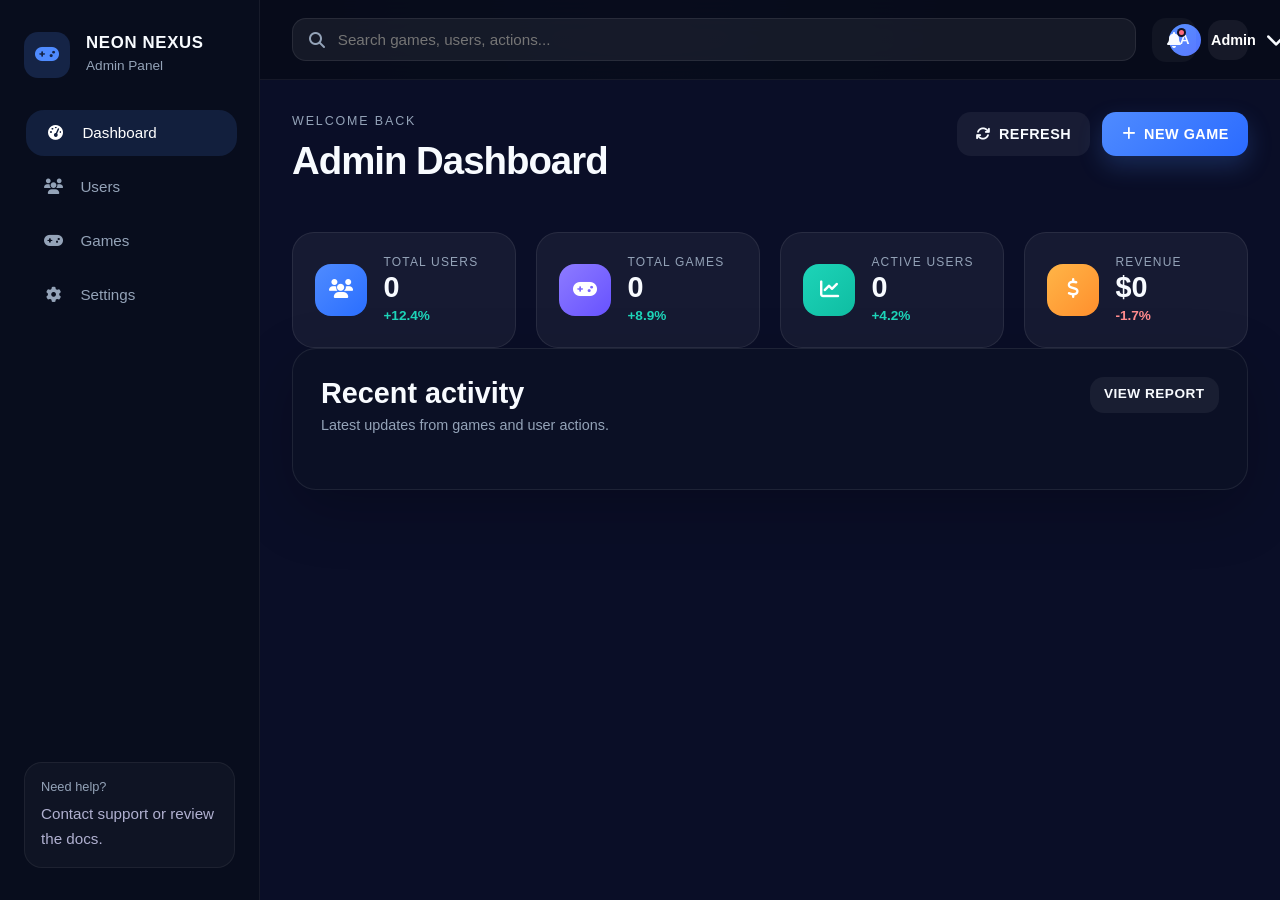
<file: dashboard.html>
<!doctype html>
<html lang="en">
  <head>
    <meta charset="UTF-8" />
    <meta name="viewport" content="width=device-width, initial-scale=1.0" />
    <title>Admin Dashboard - NEON NEXUS</title>
    <link rel="stylesheet" href="../styles/main.css" />
    <link rel="stylesheet" href="../styles/dashboard.css" />
    <link
      rel="stylesheet"
      href="https://cdnjs.cloudflare.com/ajax/libs/font-awesome/6.4.0/css/all.min.css"
    />
  </head>
  <body>
    <aside class="sidebar">
      <div class="sidebar-brand">
        <div class="brand-icon">
          <i class="fas fa-gamepad"></i>
        </div>
        <div>
          <h1>NEON NEXUS</h1>
          <p>Admin Panel</p>
        </div>
      </div>

      <nav class="sidebar-menu" aria-label="Main navigation">
        <button class="sidebar-link active" data-view="overview">
          <i class="fas fa-tachometer-alt"></i>
          <span>Dashboard</span>
        </button>
        <button class="sidebar-link" data-view="users">
          <i class="fas fa-users"></i>
          <span>Users</span>
        </button>
        <button class="sidebar-link" data-view="games">
          <i class="fas fa-gamepad"></i>
          <span>Games</span>
        </button>
        <button class="sidebar-link" data-view="settings">
          <i class="fas fa-cog"></i>
          <span>Settings</span>
        </button>
      </nav>

      <div class="sidebar-footer">
        <span class="sidebar-label">Need help?</span>
        <p>Contact support or review the docs.</p>
      </div>
    </aside>

    <div class="page-shell">
      <header class="topbar">
        <div class="topbar-search">
          <i class="fas fa-search"></i>
          <input
            type="search"
            id="globalSearch"
            placeholder="Search games, users, actions..."
          />
        </div>
        <div class="topbar-actions">
          <button class="icon-button">
            <i class="fas fa-bell"></i>
            <span class="badge-dot"></span>
          </button>
          <button class="profile-button" id="profileMenuButton">
            <span class="profile-avatar">A</span>
            <span class="profile-name">Admin</span>
            <i class="fas fa-chevron-down"></i>
          </button>
        </div>
      </header>

      <main class="main-content">
        <section class="page-header">
          <div>
            <p class="eyebrow">Welcome back</p>
            <h1>Admin Dashboard</h1>
          </div>
          <div class="header-actions">
            <button class="btn btn-secondary" id="refreshStatsBtn">
              <i class="fas fa-sync"></i> Refresh
            </button>
            <button class="btn btn-primary" id="openGameModalBtn">
              <i class="fas fa-plus"></i> New game
            </button>
          </div>
        </section>

        <section
          class="overview-panel dashboard-section"
          data-section="overview"
        >
          <div class="stats-grid">
            <article class="stat-card">
              <div class="stat-icon bg-blue">
                <i class="fas fa-users"></i>
              </div>
              <div>
                <span class="stat-label">Total Users</span>
                <h2 id="totalUsers">0</h2>
                <span class="stat-change positive">+12.4%</span>
              </div>
            </article>
            <article class="stat-card">
              <div class="stat-icon bg-purple">
                <i class="fas fa-gamepad"></i>
              </div>
              <div>
                <span class="stat-label">Total Games</span>
                <h2 id="totalGames">0</h2>
                <span class="stat-change positive">+8.9%</span>
              </div>
            </article>
            <article class="stat-card">
              <div class="stat-icon bg-green">
                <i class="fas fa-chart-line"></i>
              </div>
              <div>
                <span class="stat-label">Active Users</span>
                <h2 id="activeUsers">0</h2>
                <span class="stat-change positive">+4.2%</span>
              </div>
            </article>
            <article class="stat-card">
              <div class="stat-icon bg-orange">
                <i class="fas fa-dollar-sign"></i>
              </div>
              <div>
                <span class="stat-label">Revenue</span>
                <h2 id="totalRevenue">$0</h2>
                <span class="stat-change negative">-1.7%</span>
              </div>
            </article>
          </div>

          <div class="panel-card overview-card">
            <div class="panel-title">
              <div>
                <h2>Recent activity</h2>
                <p>Latest updates from games and user actions.</p>
              </div>
              <button class="btn btn-secondary small">View report</button>
            </div>
            <div class="activity-list" id="activityList"></div>
          </div>
        </section>

        <section class="dashboard-section hidden" data-section="games">
          <div class="section-toolbar">
            <div class="toolbar-group">
              <div class="input-group">
                <i class="fas fa-search"></i>
                <input
                  type="text"
                  id="gamesSearch"
                  placeholder="Search games"
                />
              </div>
              <div class="input-group">
                <select id="gamesFilter">
                  <option value="all">All statuses</option>
                  <option value="available">Available</option>
                  <option value="unavailable">Unavailable</option>
                </select>
              </div>
            </div>
            <button class="btn btn-primary" id="newGameBtn">
              <i class="fas fa-plus"></i> Add game
            </button>
          </div>

          <div class="panel-card table-panel">
            <div class="table-header">
              <div>
                <h2>Games catalog</h2>
                <p>Manage the game library and adjust availability.</p>
              </div>
              <span id="gamesCount" class="table-summary">0 games</span>
            </div>
            <div class="table-scroll">
              <table class="data-table">
                <thead>
                  <tr>
                    <th>Name</th>
                    <th>Category</th>
                    <th>Price</th>
                    <th>Status</th>
                    <th class="table-actions-column">Actions</th>
                  </tr>
                </thead>
                <tbody id="gamesTableBody"></tbody>
              </table>
            </div>
            <div class="pagination-row">
              <div class="pagination-info" id="gamesPaginationInfo"></div>
              <div class="pagination-controls" id="gamesPagination"></div>
            </div>
          </div>
        </section>

        <section class="dashboard-section hidden" data-section="users">
          <div class="section-toolbar">
            <div class="toolbar-group">
              <div class="input-group">
                <i class="fas fa-search"></i>
                <input
                  type="text"
                  id="usersSearch"
                  placeholder="Search users"
                />
              </div>
              <div class="input-group">
                <select id="usersFilter">
                  <option value="all">All roles</option>
                  <option value="admin">Admin</option>
                  <option value="member">Member</option>
                </select>
              </div>
            </div>
            <button class="btn btn-primary" id="newUserBtn">
              <i class="fas fa-plus"></i> Add user
            </button>
          </div>

          <div class="panel-card table-panel">
            <div class="table-header">
              <div>
                <h2>User list</h2>
                <p>View and manage user accounts.</p>
              </div>
              <span id="usersCount" class="table-summary">0 users</span>
            </div>
            <div class="table-scroll">
              <table class="data-table">
                <thead>
                  <tr>
                    <th>Name</th>
                    <th>Email</th>
                    <th>Role</th>
                    <th>Status</th>
                    <th class="table-actions-column">Actions</th>
                  </tr>
                </thead>
                <tbody id="usersTableBody"></tbody>
              </table>
            </div>
          </div>
        </section>

        <section class="dashboard-section hidden" data-section="settings">
          <div class="panel-card settings-panel">
            <div class="panel-title">
              <div>
                <h2>Settings</h2>
                <p>Manage dashboard preferences and account settings.</p>
              </div>
            </div>
            <div class="settings-grid">
              <div class="settings-card">
                <h3>Theme</h3>
                <p>Switch between light and dark appearance.</p>
                <button class="btn btn-secondary" id="themeToggle">
                  Toggle theme
                </button>
              </div>
              <div class="settings-card">
                <h3>Notifications</h3>
                <p>Control notification frequency and alerts.</p>
                <button class="btn btn-secondary">Manage alerts</button>
              </div>
            </div>
          </div>
        </section>
      </main>
    </div>

    <div class="modal-overlay hidden" id="gameModal">
      <div class="modal-card">
        <div class="modal-header">
          <div>
            <h2 id="modalTitle">Add new game</h2>
            <p>Enter game details to add it to the catalog.</p>
          </div>
          <button class="icon-button close-modal" id="closeModalBtn">
            <i class="fas fa-times"></i>
          </button>
        </div>
        <form id="gameModalForm" class="modal-form">
          <label class="floating-label">
            <input type="text" id="modalGameTitle" required />
            <span>Game title</span>
          </label>
          <label class="floating-label">
            <input type="text" id="modalGameCategory" required />
            <span>Category</span>
          </label>
          <label class="floating-label">
            <input
              type="number"
              id="modalGamePrice"
              min="0"
              step="0.01"
              required
            />
            <span>Price</span>
          </label>
          <label class="floating-label select-label">
            <select id="modalGameStatus">
              <option value="available">Available</option>
              <option value="unavailable">Unavailable</option>
            </select>
            <span>Status</span>
          </label>
          <div class="modal-actions">
            <button type="button" class="btn btn-secondary" id="modalCancelBtn">
              Cancel
            </button>
            <button type="submit" class="btn btn-primary" id="modalSaveBtn">
              Save
            </button>
          </div>
        </form>
      </div>
    </div>

    <div class="toast-container" id="toastContainer"></div>

    <script src="../scriptes/dashboard.js"></script>
  </body>
</html>
</file>
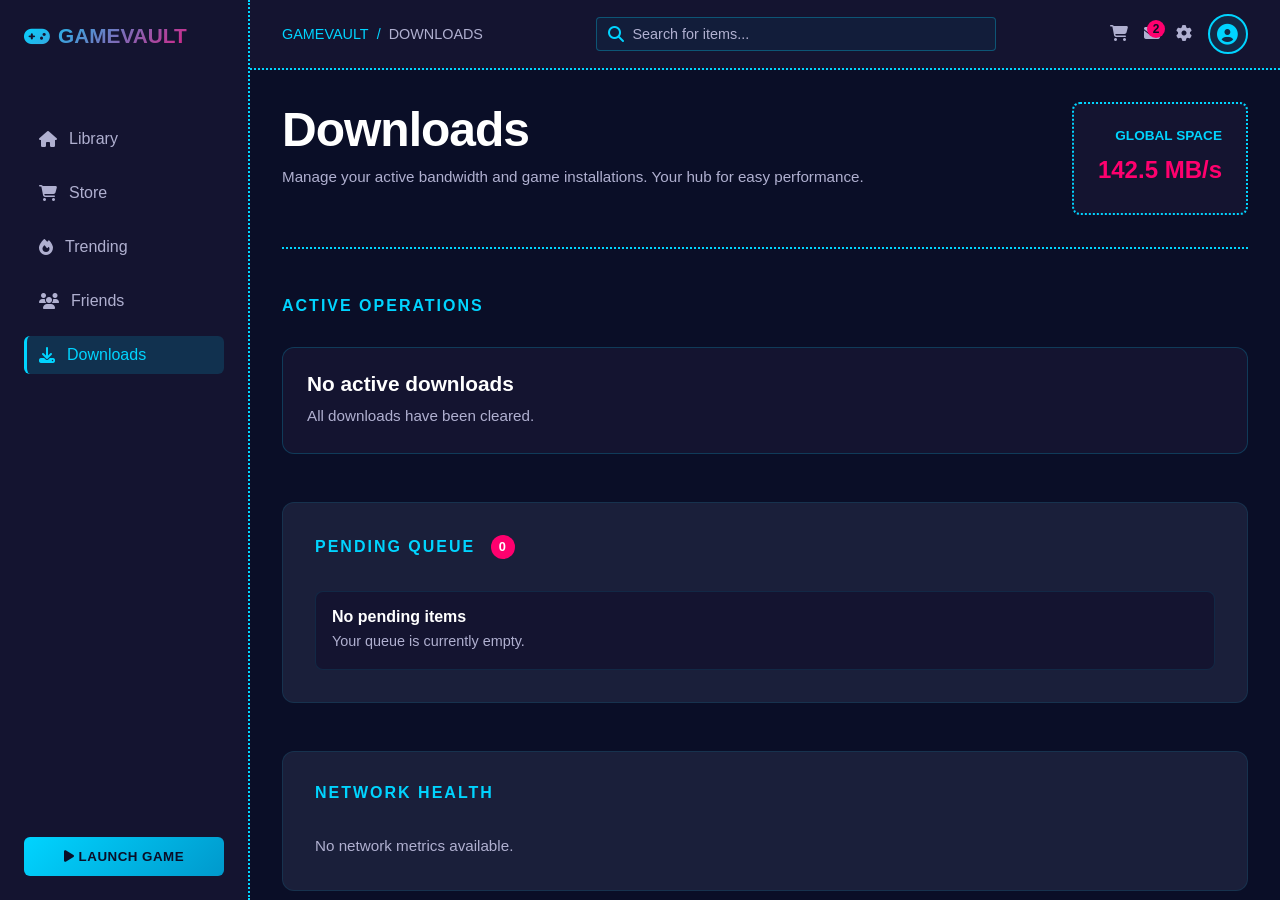
<file: downloads.html>
<!doctype html>
<html lang="en">
  <head>
    <meta charset="UTF-8" />
    <meta name="viewport" content="width=device-width, initial-scale=1.0" />
    <title>Downloads - GameVault</title>
    <link rel="stylesheet" href="../styles/main.css" />
    <link rel="stylesheet" href="../styles/downloads.css" />
    <link
      rel="stylesheet"
      href="https://cdnjs.cloudflare.com/ajax/libs/font-awesome/6.4.0/css/all.min.css"
    />
  </head>
  <body>
   
    <aside class="sidebar">
      <div class="sidebar-header">
        <h2 class="logo"><i class="fas fa-gamepad"></i> GAMEVAULT</h2>
      </div>
      <nav class="sidebar-nav">
        <a href="index.html" class="nav-item" data-page="home">
          <i class="fas fa-home"></i> Library
        </a>
        <a href="store.html" class="nav-item" data-page="store">
          <i class="fas fa-shopping-cart"></i> Store
        </a>
        <a href="trending.html" class="nav-item" data-page="trending">
          <i class="fas fa-fire"></i> Trending
        </a>
        <a href="friends.html" class="nav-item" data-page="friends">
          <i class="fas fa-users"></i> Friends
        </a>
        <a href="downloads.html" class="nav-item active" data-page="downloads">
          <i class="fas fa-download"></i> Downloads
        </a>
      </nav>
      <button class="launch-button">
        <i class="fas fa-play"></i> LAUNCH GAME
      </button>
    </aside>

    
    <header class="top-nav">
      <div class="nav-breadcrumb">
        <span class="breadcrumb-item">GameVault</span>
        <span class="breadcrumb-divider">/</span>
        <span class="breadcrumb-item">DOWNLOADS</span>
      </div>
      <div class="nav-search">
        <input
          type="search"
          placeholder="Search for items..."
          class="search-input"
        />
        <i class="fas fa-search"></i>
      </div>
      <div class="nav-icons">
        <button class="icon-button cart-button">
          <i class="fas fa-shopping-cart"></i>
          <span class="cart-count">0</span>
        </button>
        <button class="icon-button">
          <i class="fas fa-envelope"></i>
          <span class="notification-badge">2</span>
        </button>
        <button class="icon-button">
          <i class="fas fa-cog"></i>
        </button>
        <button class="profile-button">
          <i class="fas fa-user-circle"></i>
        </button>
      </div>
    </header>

    
    <main class="main-content">
      
      <section class="downloads-header">
        <div class="downloads-info">
          <h1>Downloads</h1>
          <p>
            Manage your active bandwidth and game installations. Your hub for
            easy performance.
          </p>
        </div>
        <div class="global-space">
          <h3>GLOBAL SPACE</h3>
          <p class="space-info">142.5 MB/s</p>
        </div>
      </section>

      <section class="active-operations">
        <h2>ACTIVE OPERATIONS</h2>
        <div class="downloads-grid empty-state">
          <div class="download-card">
            <div class="download-info">
              <h3>No active downloads</h3>
              <p>All downloads have been cleared.</p>
            </div>
          </div>
        </div>
      </section>

      <section class="pending-queue">
        <h2>PENDING QUEUE <span class="queue-count">0</span></h2>
        <div class="pending-list empty-state">
          <div class="pending-item">
            <div class="pending-info">
              <h3>No pending items</h3>
              <p>Your queue is currently empty.</p>
            </div>
          </div>
        </div>
      </section>

      <section class="network-health">
        <h2>NETWORK HEALTH</h2>
        <div class="health-chart empty-state">
          <p>No network metrics available.</p>
        </div>
      </section>

      <footer class="footer">
        <div class="footer-links">
          <a href="#privacy">Privacy Policy</a>
          <a href="#terms">Terms of Service</a>
          <a href="#cookies">Cookie Preferences</a>
          <a href="#legal">Legal</a>
        </div>
        <div class="footer-info">
          <p>&copy; 2026 GameVault. All rights reserved.</p>
        </div>
      </footer>
    </main>

    <div id="cartModal" class="cart-modal">
      <div class="cart-modal-content">
        <div class="cart-modal-header">
          <h2><i class="fas fa-shopping-cart"></i> Shopping Cart</h2>
          <button class="cart-close-btn">&times;</button>
        </div>
        <div class="cart-items">
          <div class="empty-cart">
            <i class="fas fa-shopping-cart"></i>
            <p>Your cart is empty</p>
            <span>Add some games to get started!</span>
          </div>
        </div>
        <div class="cart-footer">
          <div class="cart-total">
            <span>Total: <strong>$0.00</strong></span>
          </div>
          <div class="cart-actions">
            <button class="btn btn-secondary cart-clear-btn">Clear Cart</button>
            <button class="btn btn-primary cart-checkout-btn">Checkout</button>
          </div>
        </div>
      </div>
    </div>

    <script src="../scriptes/main.js"></script>
  </body>
</html>
</file>
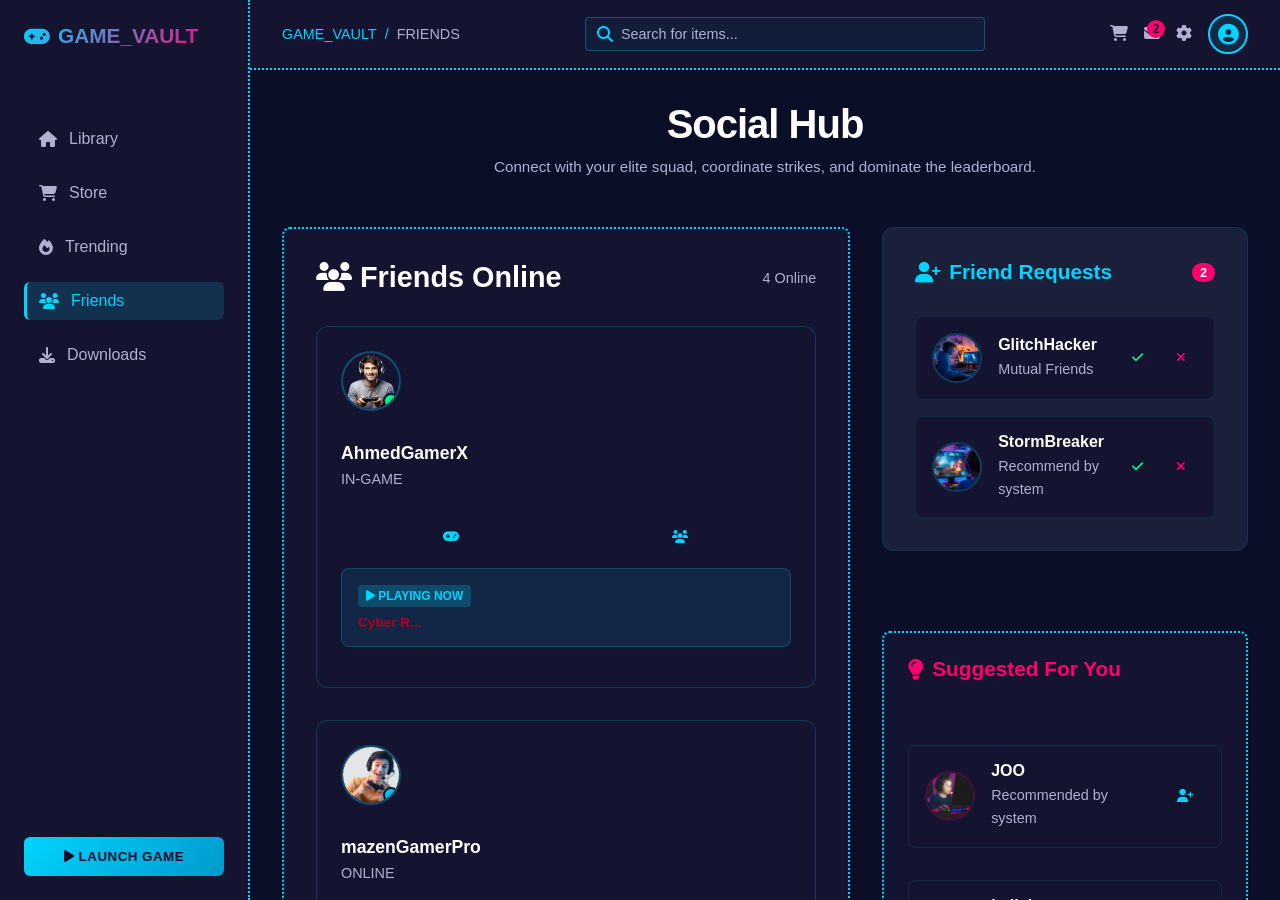
<file: friends.html>
<!doctype html>
<html lang="en">
  <head>
    <meta charset="UTF-8" />
    <meta name="viewport" content="width=device-width, initial-scale=1.0" />
    <title>Friends - GAME_VAULT</title>
    <link rel="stylesheet" href="../styles/main.css" />
    <link rel="stylesheet" href="../styles/friends.css" />
    <link
      rel="stylesheet"
      href="https://cdnjs.cloudflare.com/ajax/libs/font-awesome/6.4.0/css/all.min.css"
    />
  </head>
  <body>
    
    <aside class="sidebar">
      <div class="sidebar-header">
        <h2 class="logo"><i class="fas fa-gamepad"></i> GAME_VAULT</h2>
      </div>
      <nav class="sidebar-nav">
        <a href="index.html" class="nav-item" data-page="home">
          <i class="fas fa-home"></i> Library
        </a>
        <a href="store.html" class="nav-item" data-page="store">
          <i class="fas fa-shopping-cart"></i> Store
        </a>
        <a href="trending.html" class="nav-item" data-page="trending">
          <i class="fas fa-fire"></i> Trending
        </a>
        <a href="friends.html" class="nav-item active" data-page="friends">
          <i class="fas fa-users"></i> Friends
        </a>
        <a href="downloads.html" class="nav-item" data-page="downloads">
          <i class="fas fa-download"></i> Downloads
        </a>
      </nav>
      <button class="launch-button">
        <i class="fas fa-play"></i> LAUNCH GAME
      </button>
    </aside>

    
    <header class="top-nav">
      <div class="nav-breadcrumb">
        <span class="breadcrumb-item">GAME_VAULT</span>
        <span class="breadcrumb-divider">/</span>
        <span class="breadcrumb-item">FRIENDS</span>
      </div>
      <div class="nav-search">
        <input
          type="search"
          placeholder="Search for items..."
          class="search-input"
        />
        <i class="fas fa-search"></i>
      </div>
      <div class="nav-icons">
        <button class="icon-button cart-button">
          <i class="fas fa-shopping-cart"></i>
          <span class="cart-count">0</span>
        </button>
        <button class="icon-button">
          <i class="fas fa-envelope"></i>
          <span class="notification-badge">2</span>
        </button>
        <button class="icon-button">
          <i class="fas fa-cog"></i>
        </button>
        <button class="profile-button">
          <i class="fas fa-user-circle"></i>
        </button>
      </div>
    </header>

    
    <main class="main-content">
      
      <section class="friends-header">
        <h1>Social Hub</h1>
        <p>
          Connect with your elite squad, coordinate strikes, and dominate the
          leaderboard.
        </p>
      </section>

      
      <div class="friends-grid">
        
        <section class="friends-list-section">
          <div class="section-header">
            <h2><i class="fas fa-users"></i> Friends Online</h2>
            <span class="online-count">4 Online</span>
          </div>

          <div class="friends-cards">
            <div class="friend-card">
              <div class="friend-avatar">
                <img
                  src="../assets/young-man-enjoying-games-with-headset-on-transparent-background-png.webp"
                  alt="AhmedGamerX"
                />
                <span class="status-indicator in-game"></span>
              </div>
              <div class="friend-info">
                <h3>AhmedGamerX</h3>
                <p>IN-GAME</p>
              </div>
              <div class="friend-actions">
                <button class="btn btn-icon">
                  <i class="fas fa-gamepad"></i>
                </button>
                <button class="btn btn-icon">
                  <i class="fas fa-users"></i>
                </button>
              </div>
              <div class="friend-current-game">
                <div class="game-badge">
                  <i class="fas fa-play"></i> PLAYING NOW
                </div>
                <div class="playing-info">
                  <font color="rgb(100, 255, 200)">Cyber R...</font>
                </div>
              </div>
            </div>

            <div class="friend-card">
              <div class="friend-avatar">
                <img
                  src="../assets/OIP.webp"
                  alt="mazenGamerPro"
                />
                <span class="status-indicator online"></span>
              </div>
              <div class="friend-info">
                <h3>mazenGamerPro</h3>
                <p>ONLINE</p>
              </div>
              <div class="friend-actions">
                <button class="btn btn-icon">
                  <i class="fas fa-gamepad"></i>
                </button>
                <button class="btn btn-icon">
                  <i class="fas fa-comment"></i>
                </button>
              </div>
              <div class="friend-current-game">
                <p>"Grinding for the legendary core tonight!"</p>
              </div>
            </div>

            <div class="friend-card">
              <div class="friend-avatar">
                <img
                  src="../assets/OIP (1).webp"
                  alt="LOL "
                />
                <span class="status-indicator away"></span>
              </div>
              <div class="friend-info">
                <h3>LOL</h3>
                <p>AWAY</p>
              </div>
              <div class="friend-actions">
                <button class="btn btn-icon">
                  <i class="fas fa-envelope"></i>
                </button>
                <button class="btn btn-icon">
                  <i class="fas fa-ellipsis-h"></i>
                </button>
              </div>
              <div class="friend-current-game">
                <div class="game-badge">
                  <i class="fas fa-clock"></i> AWAY FROM KEYBOARD
                </div>
                <div class="playing-info">
                  <font color="rgb(255, 180, 100)">Offline until later</font>
                </div>
              </div>
            </div>

            <div class="friend-card">
              <div class="friend-avatar">
                <img
                  src="../assets/young-brazilian-man-playing-video-260nw-2124366605.webp"
                  alt="Mohamed "
                />
                <span class="status-indicator in-game"></span>
              </div>
              <div class="friend-info">
                <h3>Mohamed </h3>
                <p>IN-GAME</p>
              </div>
              <div class="friend-actions">
                <button class="btn btn-icon">
                  <i class="fas fa-gamepad"></i>
                </button>
                <button class="btn btn-icon">
                  <i class="fas fa-users"></i>
                </button>
              </div>
              <div class="friend-current-game">
                <div class="game-badge">
                  <i class="fas fa-play"></i> PLAYING NOW
                </div>
                <div class="playing-info">
                  <font color="rgb(100, 255, 200)">Astro Drift: Velocity</font>
                </div>
              </div>
            </div>
          </div>
        </section>

        
        <aside class="friends-sidebar">
          
          <section class="friend-requests">
            <div class="section-header">
              <h3><i class="fas fa-user-plus"></i> Friend Requests</h3>
              <span class="request-count">2</span>
            </div>
            <div class="requests-list">
              <div class="request-item">
                <img
                  src="../assets/OIP (2).webp"
                  alt="GlitchHacker"
                />
                <div class="request-info">
                  <h4>GlitchHacker</h4>
                  <p>Mutual Friends</p>
                </div>
                <div class="request-actions">
                  <button class="btn btn-icon accept">
                    <i class="fas fa-check"></i>
                  </button>
                  <button class="btn btn-icon decline">
                    <i class="fas fa-times"></i>
                  </button>
                </div>
              </div>

              <div class="request-item">
                <img
                  src="../assets/Build-a-Steam-Deck-OS-gaming-PC-768x430.webp"
                  alt="StormBreaker"
                />
                <div class="request-info">
                  <h4>StormBreaker</h4>
                  <p>Recommend by system</p>
                </div>
                <div class="request-actions">
                  <button class="btn btn-icon accept">
                    <i class="fas fa-check"></i>
                  </button>
                  <button class="btn btn-icon decline">
                    <i class="fas fa-times"></i>
                  </button>
                </div>
              </div>
            </div>
          </section>

          
          <section class="suggested-friends">
            <div class="section-header">
              <h3><i class="fas fa-lightbulb"></i> Suggested For You</h3>
            </div>
            <div class="suggestions-list">
              <div class="suggestion-item">
                <img
                  src="../assets/istockphoto-1065007492-612x612.jpg"
                  alt="JOO"
                />
                <div class="suggestion-info">
                  <h4>JOO</h4>
                  <p>Recommended by system</p>
                </div>
                <button class="btn btn-icon">
                  <i class="fas fa-user-plus"></i>
                </button>
              </div>

              <div class="suggestion-item">
                <img
                  src="../assets/iistockphoto-1483060668-612x612.jpg"
                  alt="LAILAH"
                />
                <div class="suggestion-info">
                  <h4>Lailah</h4>
                  <p>Played Cyber Reckoning</p>
                </div>
                <button class="btn btn-icon">
                  <i class="fas fa-user-plus"></i>
                </button>
              </div>
            </div>
            <button class="btn btn-secondary btn-block">
              View All Recommendations
            </button>
          </section>

          
          <section class="recent-activity">
            <div class="section-header">
              <h3><i class="fas fa-history"></i> Recent Activity</h3>
            </div>
            <div class="activity-list">
              <div class="activity-item">
                <div class="activity-icon">
                  <i class="fas fa-trophy"></i>
                </div>
                <div class="activity-detail">
                  <p>
                    <strong>NeonValkurie</strong> unlocked achievement "God
                    Like"
                  </p>
                  <span class="time">2 hours ago</span>
                </div>
              </div>

              <div class="activity-item">
                <div class="activity-icon">
                  <i class="fas fa-image"></i>
                </div>
                <div class="activity-detail">
                  <p><strong>XenonSurge</strong> shared a new screenshot</p>
                  <span class="time">10 hours ago</span>
                </div>
              </div>
            </div>
          </section>
        </aside>
      </div>

      
      <footer class="footer">
        <div class="footer-links">
          <a href="#privacy">Privacy Policy</a>
          <a href="#terms">Terms of Service</a>
          <a href="#cookies">Cookie Preferences</a>
          <a href="#legal">Legal</a>
        </div>
        <div class="footer-info">
          <p>&copy; GAMEVAULT. All rights reserved.</p>
        </div>
      </footer>
    </main>

    
    <div id="cartModal" class="cart-modal">
      <div class="cart-modal-content">
        <div class="cart-modal-header">
          <h2><i class="fas fa-shopping-cart"></i> Shopping Cart</h2>
          <button class="cart-close-btn">&times;</button>
        </div>
        <div class="cart-items">
          
          <div class="empty-cart">
            <i class="fas fa-shopping-cart"></i>
            <p>Your cart is empty</p>
            <span>Add some games to get started!</span>
          </div>
        </div>
        <div class="cart-footer">
          <div class="cart-total">
            <span>Total: <strong>$0.00</strong></span>
          </div>
          <div class="cart-actions">
            <button class="btn btn-secondary cart-clear-btn">Clear Cart</button>
            <button class="btn btn-primary cart-checkout-btn">Checkout</button>
          </div>
        </div>
      </div>
    </div>

    <script src="../scriptes/main.js"></script>
  </body>
</html>
</file>
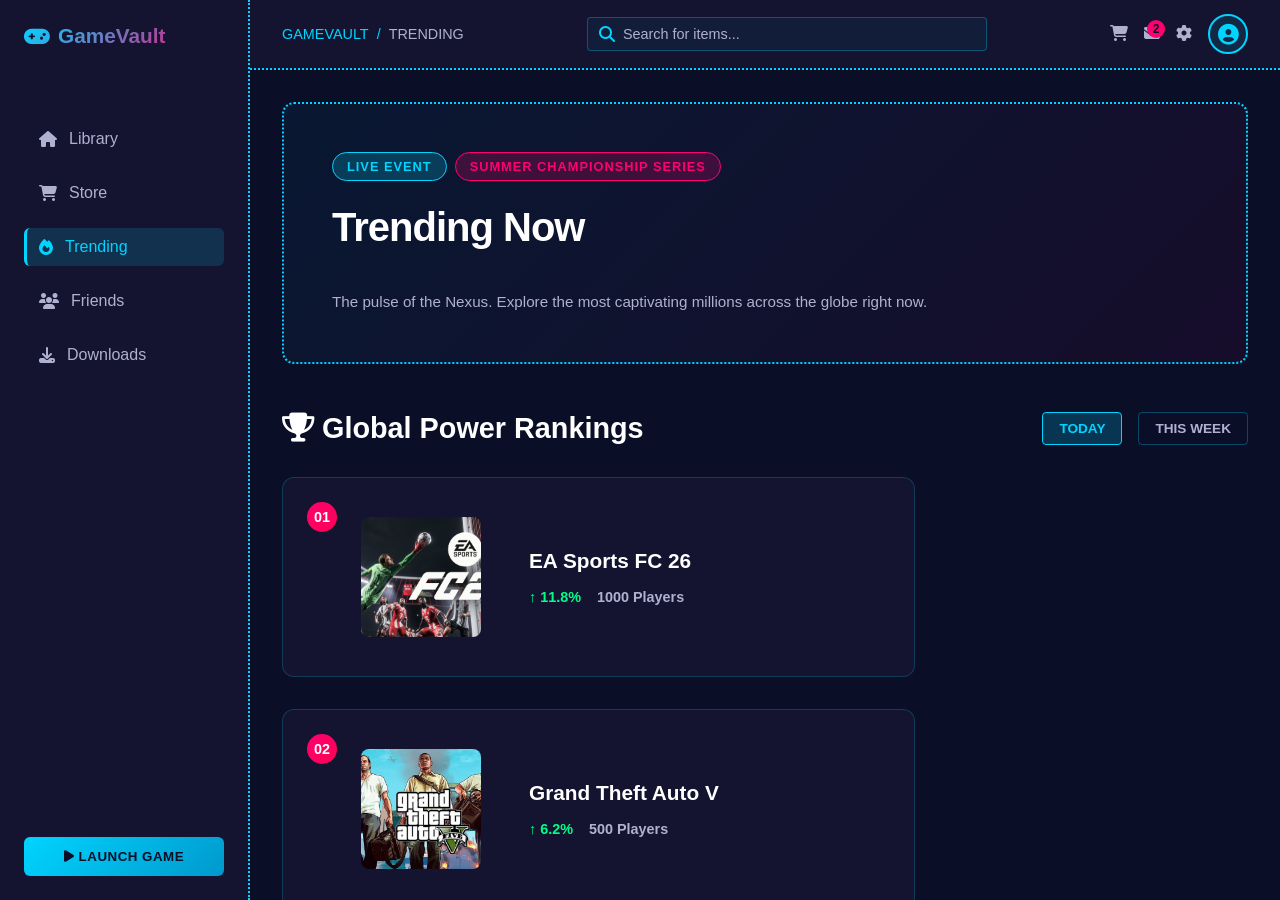
<file: trending.html>
<!doctype html>
<html lang="en">
  <head>
    <meta charset="UTF-8" />
    <meta name="viewport" content="width=device-width, initial-scale=1.0" />
    <title>Trending - NEON NEXUS</title>
    <link rel="stylesheet" href="../styles/main.css" />
    <link rel="stylesheet" href="../styles/trending.css" />
    <link
      rel="stylesheet"
      href="https://cdnjs.cloudflare.com/ajax/libs/font-awesome/6.4.0/css/all.min.css"
    />
  </head>
  <body>
    
    <aside class="sidebar">
      <div class="sidebar-header">
        <h2 class="logo"><i class="fas fa-gamepad"></i> GameVault</h2>
      </div>
      <nav class="sidebar-nav">
        <a href="index.html" class="nav-item" data-page="home">
          <i class="fas fa-home"></i> Library
        </a>
        <a href="store.html" class="nav-item" data-page="store">
          <i class="fas fa-shopping-cart"></i> Store
        </a>
        <a href="trending.html" class="nav-item active" data-page="trending">
          <i class="fas fa-fire"></i> Trending
        </a>
        <a href="friends.html" class="nav-item" data-page="friends">
          <i class="fas fa-users"></i> Friends
        </a>
        <a href="downloads.html" class="nav-item" data-page="downloads">
          <i class="fas fa-download"></i> Downloads
        </a>
      </nav>
      <button class="launch-button">
        <i class="fas fa-play"></i> LAUNCH GAME
      </button>
    </aside>

    
    <header class="top-nav">
      <div class="nav-breadcrumb">
        <span class="breadcrumb-item">GameVault</span>
        <span class="breadcrumb-divider">/</span>
        <span class="breadcrumb-item">TRENDING</span>
      </div>
      <div class="nav-search">
        <input
          type="search"
          placeholder="Search for items..."
          class="search-input"
        />
        <i class="fas fa-search"></i>
      </div>
      <div class="nav-icons">
        <button class="icon-button cart-button">
          <i class="fas fa-shopping-cart"></i>
          <span class="cart-count">0</span>
        </button>
        <button class="icon-button">
          <i class="fas fa-envelope"></i>
          <span class="notification-badge">2</span>
        </button>
        <button class="icon-button">
          <i class="fas fa-cog"></i>
        </button>
        <button class="profile-button">
          <i class="fas fa-user-circle"></i>
        </button>
      </div>
    </header>

    
    <main class="main-content">
      
      <section class="page-hero">
        <div class="page-hero-content">
          <div class="hero-label">
            <span class="label-tag">LIVE EVENT</span>
            <span class="label-tag secondary">Summer Championship Series</span>
          </div>
          <h1 class="page-title">Trending Now</h1>
          <p class="page-description">
            The pulse of the Nexus. Explore the most captivating millions across
            the globe right now.
          </p>
        </div>
      </section>

      
      <section class="power-rankings">
        <div class="section-header">
          <h2><i class="fas fa-trophy"></i> Global Power Rankings</h2>
          <div class="ranking-tabs">
            <button class="tab-btn active">TODAY</button>
            <button class="tab-btn">THIS WEEK</button>
          </div>
        </div>

        <div class="rankings-grid">
          <div class="ranking-card featured">
            <div class="ranking-number">01</div>
            <div class="ranking-image">
              <img
                src="../assets/maxresdefault.jpg"
                alt="EA Sports FC 26"
              />
            </div>
            <div class="ranking-info">
              <h3>EA Sports FC 26</h3>
              <div class="ranking-stats">
                <span>↑ 11.8%</span>
                <span>1000 Players</span>
              </div>
            </div>
          </div>

          <div class="ranking-card featured">
            <div class="ranking-number">02</div>
            <div class="ranking-image">
              <img
                src="../assets/1670549.jpg"
                alt="Grand Theft Auto V"
              />
            </div>
            <div class="ranking-info">
              <h3>Grand Theft Auto V</h3>
              <div class="ranking-stats">
                <span>↑ 6.2%</span>
                <span>500 Players</span>
              </div>
            </div>
          </div>

          <div class="ranking-card featured">
            <div class="ranking-number">03</div>
            <div class="ranking-image">
              <img
                src="../assets/22ac9450fc473af4a399876965972a5f.jpg"
                alt="Ghost Rider Poster"
              />
            </div>
            <div class="ranking-info">
              <h3>Ghost Rider </h3>
              <div class="ranking-stats">
                <span>↑ 2.5%</span>
                <span>150 Players</span>
              </div>
            </div>
          </div>
        </div>

        
      

      
      <section class="newsletter-section">
        <div class="newsletter-content">
          <h2>Stay in the Loop</h2>
          <p>
            Get alerts for trending games, Never miss the action.
          </p>
          <div class="newsletter-form">
            <input
              type="email"
              placeholder="Your email here..."
              class="newsletter-input"
            />
            <button class="btn btn-primary">SUBSCRIBE</button>
          </div>
        </div>
      </section>

      
      <footer class="footer">
        <div class="footer-links">
          <a href="#privacy">Privacy Policy</a>
          <a href="#terms">Terms of Service</a>
          <a href="#cookies">Cookie Preferences</a>
          <a href="#legal">Legal</a>
        </div>
        <div class="footer-info">
          <p>&copy; 2026 GAMEVAULT. All rights reserved.</p>
        </div>
      </footer>
    </main>

    
    <div id="cartModal" class="cart-modal">
      <div class="cart-modal-content">
        <div class="cart-modal-header">
          <h2><i class="fas fa-shopping-cart"></i> Shopping Cart</h2>
          <button class="cart-close-btn">&times;</button>
        </div>
        <div class="cart-items">
          
          <div class="empty-cart">
            <i class="fas fa-shopping-cart"></i>
            <p>Your cart is empty</p>
            <span>Add some games to get started!</span>
          </div>
        </div>
        <div class="cart-footer">
          <div class="cart-total">
            <span>Total: <strong>$0.00</strong></span>
          </div>
          <div class="cart-actions">
            <button class="btn btn-secondary cart-clear-btn">Clear Cart</button>
            <button class="btn btn-primary cart-checkout-btn">Checkout</button>
          </div>
        </div>
      </div>
    </div>

    <script src="../scriptes/main.js"></script>
  </body>
</html>
</file>
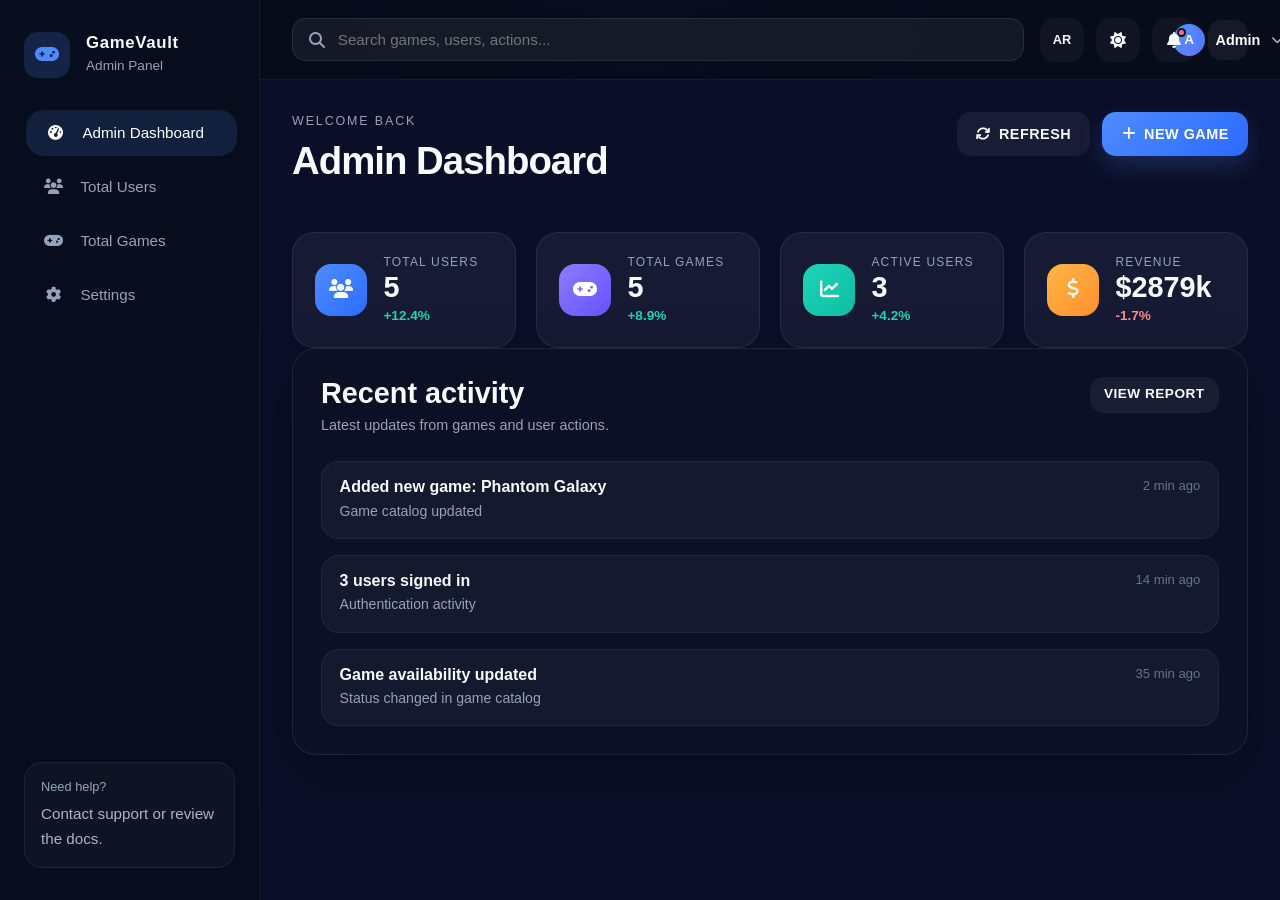
<file: pages/dashboard.html>
<!doctype html>
<html lang="en">
  <head>
    <meta charset="UTF-8" />
    <meta name="viewport" content="width=device-width, initial-scale=1.0" />
    <title>Admin Dashboard - GameVault</title>
    <link rel="stylesheet" href="../styles/main.css" />
    <link rel="stylesheet" href="../styles/dashboard.css" />
    <link
      rel="stylesheet"
      href="https://cdnjs.cloudflare.com/ajax/libs/font-awesome/6.4.0/css/all.min.css"
    />
  </head>
  <body>
    <!-- Mobile sidebar overlay -->
    <div class="sidebar-overlay" id="sidebarOverlay"></div>

    <aside class="sidebar" id="sidebar">
      <div class="sidebar-brand">
        <div class="brand-icon">
          <i class="fas fa-gamepad"></i>
        </div>
        <div>
          <h1>GameVault</h1>
          <p>Admin Panel</p>
        </div>
        <!-- Close button for mobile -->
        <button class="sidebar-close-btn" id="sidebarCloseBtn" aria-label="Close sidebar">
          <i class="fas fa-times"></i>
        </button>
      </div>

      <nav class="sidebar-menu" aria-label="Main navigation">
        <button class="sidebar-link active" data-view="overview">
          <i class="fas fa-tachometer-alt"></i>
          <span data-i18n="dash-title">Dashboard</span>
        </button>
        <button class="sidebar-link" data-view="users">
          <i class="fas fa-users"></i>
          <span data-i18n="stat-users">Users</span>
        </button>
        <button class="sidebar-link" data-view="games">
          <i class="fas fa-gamepad"></i>
          <span data-i18n="stat-games">Games</span>
        </button>
        <button class="sidebar-link" data-view="settings">
          <i class="fas fa-cog"></i>
          <span data-i18n="settings">Settings</span>
        </button>
      </nav>

      <div class="sidebar-footer">
        <span class="sidebar-label">Need help?</span>
        <p>Contact support or review the docs.</p>
      </div>
    </aside>

    <div class="page-shell">
      <header class="topbar">
        <!-- Hamburger menu button (mobile only) -->
        <button class="hamburger-btn" id="hamburgerBtn" aria-label="Open sidebar">
          <i class="fas fa-bars"></i>
        </button>

        <div class="topbar-search">
          <i class="fas fa-search"></i>
          <input
            type="search"
            id="globalSearch"
            placeholder="Search games, users, actions..."
          />
        </div>
        <div class="topbar-actions">
          <button class="icon-button">
            <i class="fas fa-bell"></i>
            <span class="badge-dot"></span>
          </button>
          <button class="profile-button" id="profileMenuButton">
            <span class="profile-avatar">A</span>
            <span class="profile-name">Admin</span>
            <i class="fas fa-chevron-down profile-chevron"></i>
          </button>
        </div>
      </header>

      <main class="main-content">
        <section class="page-header">
          <div>
            <p class="eyebrow">Welcome back</p>
            <h1>Admin Dashboard</h1>
          </div>
          <div class="header-actions">
            <button class="btn btn-secondary" id="refreshStatsBtn">
              <i class="fas fa-sync"></i> <span class="btn-text">Refresh</span>
            </button>
            <button class="btn btn-primary" id="openGameModalBtn">
              <i class="fas fa-plus"></i> <span class="btn-text">New game</span>
            </button>
          </div>
        </section>

        <section
          class="overview-panel dashboard-section"
          data-section="overview"
        >
          <div class="stats-grid">
            <article class="stat-card">
              <div class="stat-icon bg-blue">
                <i class="fas fa-users"></i>
              </div>
              <div>
                <span class="stat-label" data-i18n="stat-users">Total Users</span>
                <h2 id="totalUsers">0</h2>
                <span class="stat-change positive">+12.4%</span>
              </div>
            </article>
            <article class="stat-card">
              <div class="stat-icon bg-purple">
                <i class="fas fa-gamepad"></i>
              </div>
              <div>
                <span class="stat-label" data-i18n="stat-games">Total Games</span>
                <h2 id="totalGames">0</h2>
                <span class="stat-change positive">+8.9%</span>
              </div>
            </article>
            <article class="stat-card">
              <div class="stat-icon bg-green">
                <i class="fas fa-chart-line"></i>
              </div>
              <div>
                <span class="stat-label" data-i18n="stat-active">Active Users</span>
                <h2 id="activeUsers">0</h2>
                <span class="stat-change positive">+4.2%</span>
              </div>
            </article>
            <article class="stat-card">
              <div class="stat-icon bg-orange">
                <i class="fas fa-dollar-sign"></i>
              </div>
              <div>
                <span class="stat-label" data-i18n="stat-revenue">Revenue</span>
                <h2 id="totalRevenue">$0</h2>
                <span class="stat-change negative">-1.7%</span>
              </div>
            </article>
          </div>

          <div class="panel-card overview-card">
            <div class="panel-title">
              <div>
                <h2>Recent activity</h2>
                <p>Latest updates from games and user actions.</p>
              </div>
              <button class="btn btn-secondary small">View report</button>
            </div>
            <div class="activity-list" id="activityList"></div>
          </div>
        </section>

        <section class="dashboard-section hidden" data-section="games">
          <div class="section-toolbar">
            <div class="toolbar-group">
              <div class="input-group">
                <i class="fas fa-search"></i>
                <input
                  type="text"
                  id="gamesSearch"
                  placeholder="Search games"
                />
              </div>
              <div class="input-group">
                <select id="gamesFilter">
                  <option value="all">All statuses</option>
                  <option value="available">Available</option>
                  <option value="unavailable">Unavailable</option>
                </select>
              </div>
            </div>
            <button class="btn btn-primary" id="newGameBtn">
              <i class="fas fa-plus"></i> Add game
            </button>
          </div>

          <div class="panel-card table-panel">
            <div class="table-header">
              <div>
                <h2>Games catalog</h2>
                <p>Manage the game library and adjust availability.</p>
              </div>
              <span id="gamesCount" class="table-summary">0 games</span>
            </div>
            <div class="table-scroll">
              <table class="data-table">
                <thead>
                  <tr>
                    <th>Name</th>
                    <th>Category</th>
                    <th>Price</th>
                    <th>Status</th>
                    <th class="table-actions-column">Actions</th>
                  </tr>
                </thead>
                <tbody id="gamesTableBody"></tbody>
              </table>
            </div>
            <div class="pagination-row">
              <div class="pagination-info" id="gamesPaginationInfo"></div>
              <div class="pagination-controls" id="gamesPagination"></div>
            </div>
          </div>
        </section>

        <section class="dashboard-section hidden" data-section="users">
          <div class="section-toolbar">
            <div class="toolbar-group">
              <div class="input-group">
                <i class="fas fa-search"></i>
                <input
                  type="text"
                  id="usersSearch"
                  placeholder="Search users"
                />
              </div>
              <div class="input-group">
                <select id="usersFilter">
                  <option value="all">All roles</option>
                  <option value="admin">Admin</option>
                  <option value="member">Member</option>
                </select>
              </div>
            </div>
            <button class="btn btn-primary" id="newUserBtn">
              <i class="fas fa-plus"></i> Add user
            </button>
          </div>

          <div class="panel-card table-panel">
            <div class="table-header">
              <div>
                <h2>User list</h2>
                <p>View and manage user accounts.</p>
              </div>
              <span id="usersCount" class="table-summary">0 users</span>
            </div>
            <div class="table-scroll">
              <table class="data-table">
                <thead>
                  <tr>
                    <th>Name</th>
                    <th>Email</th>
                    <th>Role</th>
                    <th>Status</th>
                    <th class="table-actions-column">Actions</th>
                  </tr>
                </thead>
                <tbody id="usersTableBody"></tbody>
              </table>
            </div>
          </div>
        </section>

        <section class="dashboard-section hidden" data-section="settings">
          <div class="panel-card settings-panel">
            <div class="panel-title">
              <div>
                <h2>Settings</h2>
                <p>Manage dashboard preferences and account settings.</p>
              </div>
            </div>
            <div class="settings-grid">
              <div class="settings-card">
                <h3>Theme</h3>
                <p>Switch between light and dark appearance.</p>
                <button class="btn btn-secondary" id="themeToggle">
                  Toggle theme
                </button>
              </div>
              <div class="settings-card">
                <h3>Notifications</h3>
                <p>Control notification frequency and alerts.</p>
                <button class="btn btn-secondary">Manage alerts</button>
              </div>
            </div>
          </div>
        </section>
      </main>
    </div>

    <div class="modal-overlay hidden" id="gameModal">
      <div class="modal-card">
        <div class="modal-header">
          <div>
            <h2 id="modalTitle">Add new game</h2>
            <p>Enter game details to add it to the catalog.</p>
          </div>
          <button class="icon-button close-modal" id="closeModalBtn">
            <i class="fas fa-times"></i>
          </button>
        </div>
        <form id="gameModalForm" class="modal-form">
          <label class="floating-label">
            <input type="text" id="modalGameTitle" required />
            <span>Game title</span>
          </label>
          <label class="floating-label">
            <input type="text" id="modalGameCategory" required />
            <span>Category</span>
          </label>
          <label class="floating-label">
            <input
              type="number"
              id="modalGamePrice"
              min="0"
              step="0.01"
              required
            />
            <span>Price</span>
          </label>
          <label class="floating-label select-label">
            <select id="modalGameStatus">
              <option value="available">Available</option>
              <option value="unavailable">Unavailable</option>
            </select>
            <span>Status</span>
          </label>
          <div class="modal-actions">
            <button type="button" class="btn btn-secondary" id="modalCancelBtn">
              Cancel
            </button>
            <button type="submit" class="btn btn-primary" id="modalSaveBtn">
              Save
            </button>
          </div>
        </form>
      </div>
    </div>

    <!-- User Modal -->
    <div class="modal-overlay hidden" id="userModal">
      <div class="modal-card">
        <div class="modal-header">
          <div>
            <h2 id="userModalTitle">Add new user</h2>
            <p>Enter user details below.</p>
          </div>
          <button class="icon-button" id="closeUserModalBtn">
            <i class="fas fa-times"></i>
          </button>
        </div>
        <form id="userModalForm" class="modal-form">
          <label class="floating-label">
            <input type="text" id="modalUserName" required />
            <span>Full name</span>
          </label>
          <label class="floating-label">
            <input type="email" id="modalUserEmail" required />
            <span>Email</span>
          </label>
          <label class="floating-label select-label">
            <select id="modalUserRole">
              <option value="member">Member</option>
              <option value="admin">Admin</option>
            </select>
            <span>Role</span>
          </label>
          <label class="floating-label select-label">
            <select id="modalUserStatus">
              <option value="active">Active</option>
              <option value="inactive">Inactive</option>
            </select>
            <span>Status</span>
          </label>
          <div class="modal-actions">
            <button type="button" class="btn btn-secondary" id="userModalCancelBtn">Cancel</button>
            <button type="submit" class="btn btn-primary" id="userModalSaveBtn">Save</button>
          </div>
        </form>
      </div>
    </div>

    <div class="toast-container" id="toastContainer"></div>

    <script src="../scriptes/dashboard.js"></script>
    <script src="../scriptes/theme-lang.js"></script>
  </body>
</html>
</file>
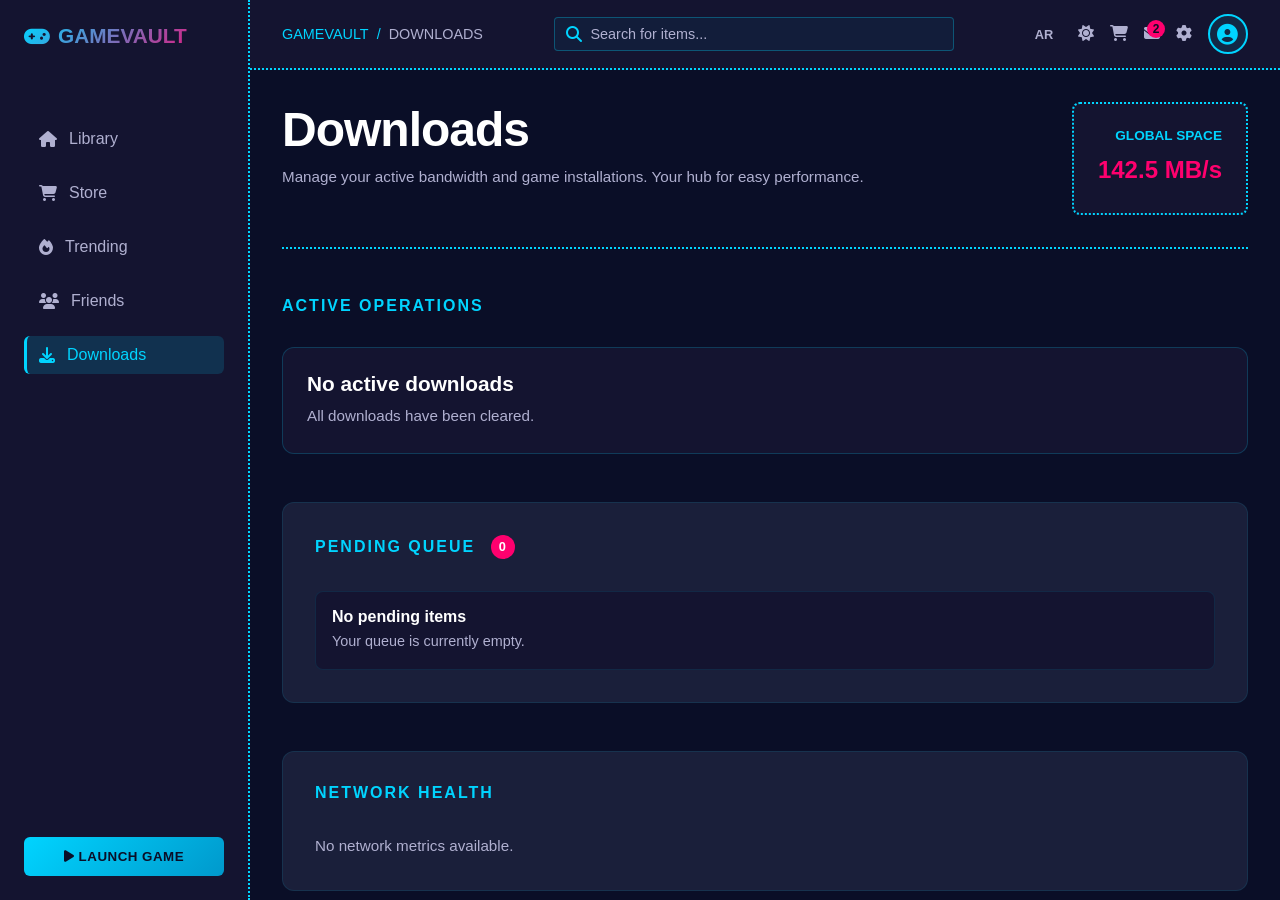
<file: pages/downloads.html>
<!doctype html>
<html lang="en">
  <head>
    <meta charset="UTF-8" />
    <meta name="viewport" content="width=device-width, initial-scale=1.0" />
    <title>Downloads - GameVault</title>
    <link rel="stylesheet" href="../styles/main.css" />
    <link rel="stylesheet" href="../styles/downloads.css" />
    <link
      rel="stylesheet"
      href="https://cdnjs.cloudflare.com/ajax/libs/font-awesome/6.4.0/css/all.min.css"
    />
  </head>
  <body>
   
    <aside class="sidebar">
      <div class="sidebar-header">
        <h2 class="logo"><i class="fas fa-gamepad"></i> GAMEVAULT</h2>
      </div>
      <nav class="sidebar-nav">
        <a href="home.html" class="nav-item" data-page="home">
          <i class="fas fa-home"></i> <span data-i18n="nav-library">Library</span>
        </a>
        <a href="store.html" class="nav-item" data-page="store">
          <i class="fas fa-shopping-cart"></i> <span data-i18n="nav-store">Store</span>
        </a>
        <a href="trending.html" class="nav-item" data-page="trending">
          <i class="fas fa-fire"></i> <span data-i18n="nav-trending">Trending</span>
        </a>
        <a href="friends.html" class="nav-item" data-page="friends">
          <i class="fas fa-users"></i> <span data-i18n="nav-friends">Friends</span>
        </a>
        <a href="downloads.html" class="nav-item active" data-page="downloads">
          <i class="fas fa-download"></i> <span data-i18n="nav-downloads">Downloads</span>
        </a>
      </nav>
      <button class="launch-button">
        <i class="fas fa-play"></i> <span data-i18n="nav-launch">LAUNCH GAME</span>
      </button>
    </aside>

    
    <header class="top-nav">
      <div class="nav-breadcrumb">
        <span class="breadcrumb-item">GameVault</span>
        <span class="breadcrumb-divider">/</span>
        <span class="breadcrumb-item">DOWNLOADS</span>
      </div>
      <div class="nav-search">
        <input
          type="search"
          placeholder="Search for items..."
          class="search-input"
        />
        <i class="fas fa-search"></i>
      </div>
      <div class="nav-icons">
        <button class="icon-button cart-button">
          <i class="fas fa-shopping-cart"></i>
          <span class="cart-count">0</span>
        </button>
        <button class="icon-button">
          <i class="fas fa-envelope"></i>
          <span class="notification-badge">2</span>
        </button>
        <button class="icon-button">
          <i class="fas fa-cog"></i>
        </button>
        <button class="profile-button">
          <i class="fas fa-user-circle"></i>
        </button>
      </div>
    </header>

    
    <main class="main-content">
      
      <section class="downloads-header">
        <div class="downloads-info">
          <h1 data-i18n="downloads-title">Downloads</h1>
          <p>
            Manage your active bandwidth and game installations. Your hub for
            easy performance.
          </p>
        </div>
        <div class="global-space">
          <h3 data-i18n="global-space">GLOBAL SPACE</h3>
          <p class="space-info">142.5 MB/s</p>
        </div>
      </section>

      <section class="active-operations">
        <h2 data-i18n="active-ops">ACTIVE OPERATIONS</h2>
        <div class="downloads-grid empty-state">
          <div class="download-card">
            <div class="download-info">
              <h3>No active downloads</h3>
              <p>All downloads have been cleared.</p>
            </div>
          </div>
        </div>
      </section>

      <section class="pending-queue">
        <h2>PENDING QUEUE <span class="queue-count">0</span></h2>
        <div class="pending-list empty-state">
          <div class="pending-item">
            <div class="pending-info">
              <h3>No pending items</h3>
              <p>Your queue is currently empty.</p>
            </div>
          </div>
        </div>
      </section>

      <section class="network-health">
        <h2 data-i18n="network-health">NETWORK HEALTH</h2>
        <div class="health-chart empty-state">
          <p>No network metrics available.</p>
        </div>
      </section>

      <footer class="footer">
        <div class="footer-links">
          <a href="#privacy">Privacy Policy</a>
          <a href="#terms">Terms of Service</a>
          <a href="#cookies">Cookie Preferences</a>
          <a href="#legal">Legal</a>
        </div>
        <div class="footer-info">
          <p>&copy; 2026 GameVault. All rights reserved.</p>
        </div>
      </footer>
    </main>

    <div id="cartModal" class="cart-modal">
      <div class="cart-modal-content">
        <div class="cart-modal-header">
          <h2><i class="fas fa-shopping-cart"></i> Shopping Cart</h2>
          <button class="cart-close-btn">&times;</button>
        </div>
        <div class="cart-items">
          <div class="empty-cart">
            <i class="fas fa-shopping-cart"></i>
            <p>Your cart is empty</p>
            <span>Add some games to get started!</span>
          </div>
        </div>
        <div class="cart-footer">
          <div class="cart-total">
            <span>Total: <strong>$0.00</strong></span>
          </div>
          <div class="cart-actions">
            <button class="btn btn-secondary cart-clear-btn">Clear Cart</button>
            <button class="btn btn-primary cart-checkout-btn">Checkout</button>
          </div>
        </div>
      </div>
    </div>

    <script src="../scriptes/main.js"></script>
    <script src="../scriptes/theme-lang.js"></script>
  </body>
</html>
</file>
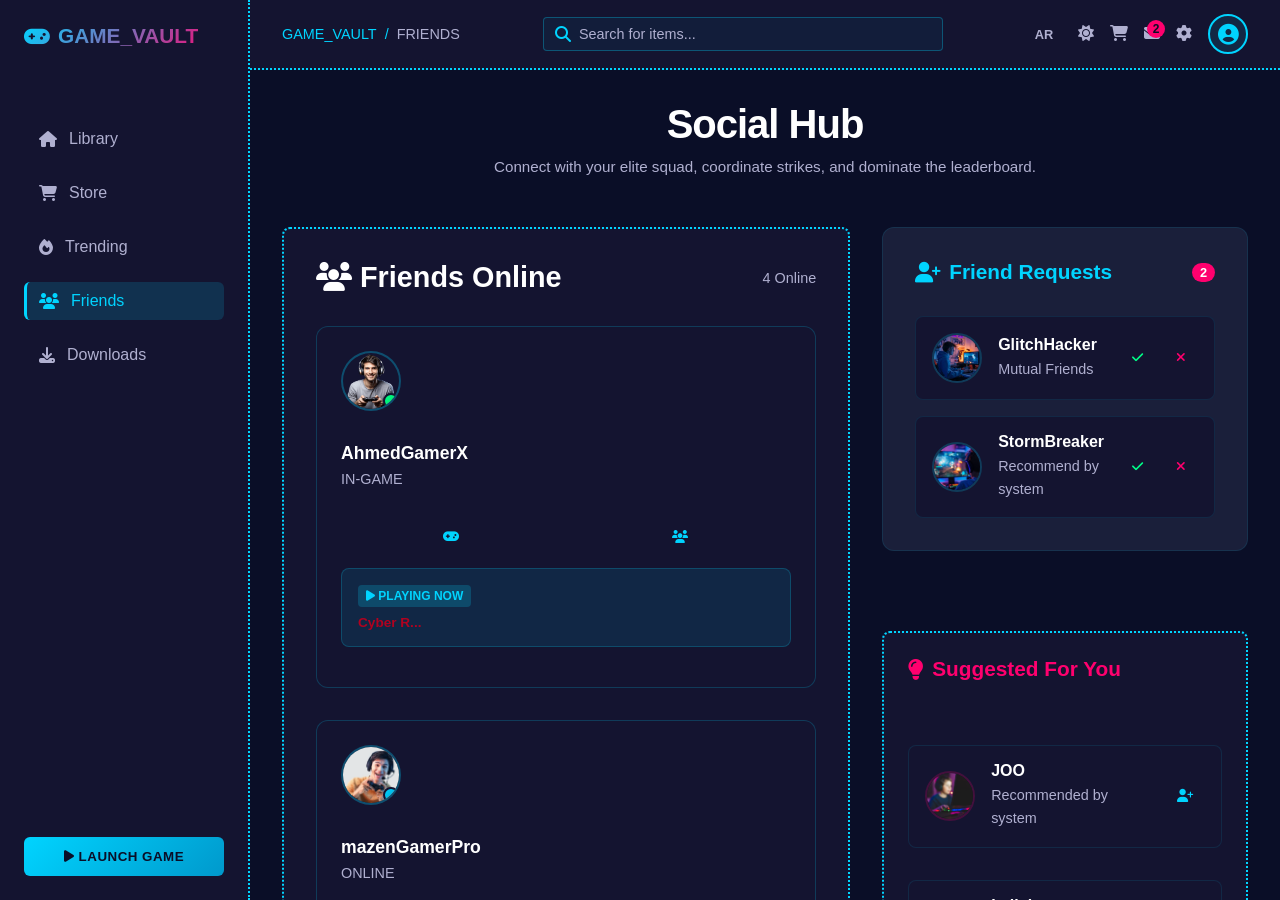
<file: pages/friends.html>
<!doctype html>
<html lang="en">
  <head>
    <meta charset="UTF-8" />
    <meta name="viewport" content="width=device-width, initial-scale=1.0" />
    <title>Friends - GAME_VAULT</title>
    <link rel="stylesheet" href="../styles/main.css" />
    <link rel="stylesheet" href="../styles/friends.css" />
    <link
      rel="stylesheet"
      href="https://cdnjs.cloudflare.com/ajax/libs/font-awesome/6.4.0/css/all.min.css"
    />
  </head>
  <body>
    
    <aside class="sidebar">
      <div class="sidebar-header">
        <h2 class="logo"><i class="fas fa-gamepad"></i> GAME_VAULT</h2>
      </div>
      <nav class="sidebar-nav">
        <a href="home.html" class="nav-item" data-page="home">
          <i class="fas fa-home"></i> <span data-i18n="nav-library">Library</span>
        </a>
        <a href="store.html" class="nav-item" data-page="store">
          <i class="fas fa-shopping-cart"></i> <span data-i18n="nav-store">Store</span>
        </a>
        <a href="trending.html" class="nav-item" data-page="trending">
          <i class="fas fa-fire"></i> <span data-i18n="nav-trending">Trending</span>
        </a>
        <a href="friends.html" class="nav-item active" data-page="friends">
          <i class="fas fa-users"></i> <span data-i18n="nav-friends">Friends</span>
        </a>
        <a href="downloads.html" class="nav-item" data-page="downloads">
          <i class="fas fa-download"></i> <span data-i18n="nav-downloads">Downloads</span>
        </a>
      </nav>
      <button class="launch-button">
        <i class="fas fa-play"></i> <span data-i18n="nav-launch">LAUNCH GAME</span>
      </button>
    </aside>

    
    <header class="top-nav">
      <div class="nav-breadcrumb">
        <span class="breadcrumb-item">GAME_VAULT</span>
        <span class="breadcrumb-divider">/</span>
        <span class="breadcrumb-item">FRIENDS</span>
      </div>
      <div class="nav-search">
        <input
          type="search"
          placeholder="Search for items..."
          class="search-input"
        />
        <i class="fas fa-search"></i>
      </div>
      <div class="nav-icons">
        <button class="icon-button cart-button">
          <i class="fas fa-shopping-cart"></i>
          <span class="cart-count">0</span>
        </button>
        <button class="icon-button">
          <i class="fas fa-envelope"></i>
          <span class="notification-badge">2</span>
        </button>
        <button class="icon-button">
          <i class="fas fa-cog"></i>
        </button>
        <button class="profile-button">
          <i class="fas fa-user-circle"></i>
        </button>
      </div>
    </header>

    
    <main class="main-content">
      
      <section class="friends-header">
        <h1>Social Hub</h1>
        <p>
          Connect with your elite squad, coordinate strikes, and dominate the
          leaderboard.
        </p>
      </section>

      
      <div class="friends-grid">
        
        <section class="friends-list-section">
          <div class="section-header">
            <h2><i class="fas fa-users"></i> <span data-i18n="nav-friends">Friends</span> Online</h2>
            <span class="online-count">4 Online</span>
          </div>

          <div class="friends-cards">
            <div class="friend-card">
              <div class="friend-avatar">
                <img
                  src="../assets/young-man-enjoying-games-with-headset-on-transparent-background-png.webp"
                  alt="AhmedGamerX"
                />
                <span class="status-indicator in-game"></span>
              </div>
              <div class="friend-info">
                <h3>AhmedGamerX</h3>
                <p>IN-GAME</p>
              </div>
              <div class="friend-actions">
                <button class="btn btn-icon">
                  <i class="fas fa-gamepad"></i>
                </button>
                <button class="btn btn-icon">
                  <i class="fas fa-users"></i>
                </button>
              </div>
              <div class="friend-current-game">
                <div class="game-badge">
                  <i class="fas fa-play"></i> PLAYING NOW
                </div>
                <div class="playing-info">
                  <font color="rgb(100, 255, 200)">Cyber R...</font>
                </div>
              </div>
            </div>

            <div class="friend-card">
              <div class="friend-avatar">
                <img
                  src="../assets/OIP.webp"
                  alt="mazenGamerPro"
                />
                <span class="status-indicator online"></span>
              </div>
              <div class="friend-info">
                <h3>mazenGamerPro</h3>
                <p>ONLINE</p>
              </div>
              <div class="friend-actions">
                <button class="btn btn-icon">
                  <i class="fas fa-gamepad"></i>
                </button>
                <button class="btn btn-icon">
                  <i class="fas fa-comment"></i>
                </button>
              </div>
              <div class="friend-current-game">
                <p>"Grinding for the legendary core tonight!"</p>
              </div>
            </div>

            <div class="friend-card">
              <div class="friend-avatar">
                <img
                  src="../assets/OIP (1).webp"
                  alt="LOL "
                />
                <span class="status-indicator away"></span>
              </div>
              <div class="friend-info">
                <h3>LOL</h3>
                <p>AWAY</p>
              </div>
              <div class="friend-actions">
                <button class="btn btn-icon">
                  <i class="fas fa-envelope"></i>
                </button>
                <button class="btn btn-icon">
                  <i class="fas fa-ellipsis-h"></i>
                </button>
              </div>
              <div class="friend-current-game">
                <div class="game-badge">
                  <i class="fas fa-clock"></i> AWAY FROM KEYBOARD
                </div>
                <div class="playing-info">
                  <font color="rgb(255, 180, 100)">Offline until later</font>
                </div>
              </div>
            </div>

            <div class="friend-card">
              <div class="friend-avatar">
                <img
                  src="../assets/young-brazilian-man-playing-video-260nw-2124366605.webp"
                  alt="Mohamed "
                />
                <span class="status-indicator in-game"></span>
              </div>
              <div class="friend-info">
                <h3>Mohamed </h3>
                <p>IN-GAME</p>
              </div>
              <div class="friend-actions">
                <button class="btn btn-icon">
                  <i class="fas fa-gamepad"></i>
                </button>
                <button class="btn btn-icon">
                  <i class="fas fa-users"></i>
                </button>
              </div>
              <div class="friend-current-game">
                <div class="game-badge">
                  <i class="fas fa-play"></i> PLAYING NOW
                </div>
                <div class="playing-info">
                  <font color="rgb(100, 255, 200)">Astro Drift: Velocity</font>
                </div>
              </div>
            </div>
          </div>
        </section>

        
        <aside class="friends-sidebar">
          
          <section class="friend-requests">
            <div class="section-header">
              <h3><i class="fas fa-user-plus"></i> Friend Requests</h3>
              <span class="request-count">2</span>
            </div>
            <div class="requests-list">
              <div class="request-item">
                <img
                  src="../assets/OIP (2).webp"
                  alt="GlitchHacker"
                />
                <div class="request-info">
                  <h4>GlitchHacker</h4>
                  <p>Mutual Friends</p>
                </div>
                <div class="request-actions">
                  <button class="btn btn-icon accept">
                    <i class="fas fa-check"></i>
                  </button>
                  <button class="btn btn-icon decline">
                    <i class="fas fa-times"></i>
                  </button>
                </div>
              </div>

              <div class="request-item">
                <img
                  src="../assets/Build-a-Steam-Deck-OS-gaming-PC-768x430.webp"
                  alt="StormBreaker"
                />
                <div class="request-info">
                  <h4>StormBreaker</h4>
                  <p>Recommend by system</p>
                </div>
                <div class="request-actions">
                  <button class="btn btn-icon accept">
                    <i class="fas fa-check"></i>
                  </button>
                  <button class="btn btn-icon decline">
                    <i class="fas fa-times"></i>
                  </button>
                </div>
              </div>
            </div>
          </section>

          
          <section class="suggested-friends">
            <div class="section-header">
              <h3><i class="fas fa-lightbulb"></i> Suggested For You</h3>
            </div>
            <div class="suggestions-list">
              <div class="suggestion-item">
                <img
                  src="../assets/istockphoto-1065007492-612x612.jpg"
                  alt="JOO"
                />
                <div class="suggestion-info">
                  <h4>JOO</h4>
                  <p>Recommended by system</p>
                </div>
                <button class="btn btn-icon">
                  <i class="fas fa-user-plus"></i>
                </button>
              </div>

              <div class="suggestion-item">
                <img
                  src="../assets/iistockphoto-1483060668-612x612.jpg"
                  alt="LAILAH"
                />
                <div class="suggestion-info">
                  <h4>Lailah</h4>
                  <p>Played Cyber Reckoning</p>
                </div>
                <button class="btn btn-icon">
                  <i class="fas fa-user-plus"></i>
                </button>
              </div>
            </div>
            <button class="btn btn-secondary btn-block">
              View All Recommendations
            </button>
          </section>

          
          <section class="recent-activity">
            <div class="section-header">
              <h3><i class="fas fa-history"></i> Recent Activity</h3>
            </div>
            <div class="activity-list">
              <div class="activity-item">
                <div class="activity-icon">
                  <i class="fas fa-trophy"></i>
                </div>
                <div class="activity-detail">
                  <p>
                    <strong>NeonValkurie</strong> unlocked achievement "God
                    Like"
                  </p>
                  <span class="time">2 hours ago</span>
                </div>
              </div>

              <div class="activity-item">
                <div class="activity-icon">
                  <i class="fas fa-image"></i>
                </div>
                <div class="activity-detail">
                  <p><strong>XenonSurge</strong> shared a new screenshot</p>
                  <span class="time">10 hours ago</span>
                </div>
              </div>
            </div>
          </section>
        </aside>
      </div>

      
      <footer class="footer">
        <div class="footer-links">
          <a href="#privacy">Privacy Policy</a>
          <a href="#terms">Terms of Service</a>
          <a href="#cookies">Cookie Preferences</a>
          <a href="#legal">Legal</a>
        </div>
        <div class="footer-info">
          <p>&copy; GAMEVAULT. All rights reserved.</p>
        </div>
      </footer>
    </main>

    
    <div id="cartModal" class="cart-modal">
      <div class="cart-modal-content">
        <div class="cart-modal-header">
          <h2><i class="fas fa-shopping-cart"></i> Shopping Cart</h2>
          <button class="cart-close-btn">&times;</button>
        </div>
        <div class="cart-items">
          
          <div class="empty-cart">
            <i class="fas fa-shopping-cart"></i>
            <p>Your cart is empty</p>
            <span>Add some games to get started!</span>
          </div>
        </div>
        <div class="cart-footer">
          <div class="cart-total">
            <span>Total: <strong>$0.00</strong></span>
          </div>
          <div class="cart-actions">
            <button class="btn btn-secondary cart-clear-btn">Clear Cart</button>
            <button class="btn btn-primary cart-checkout-btn">Checkout</button>
          </div>
        </div>
      </div>
    </div>

    <script src="../scriptes/main.js"></script>
    <script src="../scriptes/theme-lang.js"></script>
  </body>
</html>
</file>
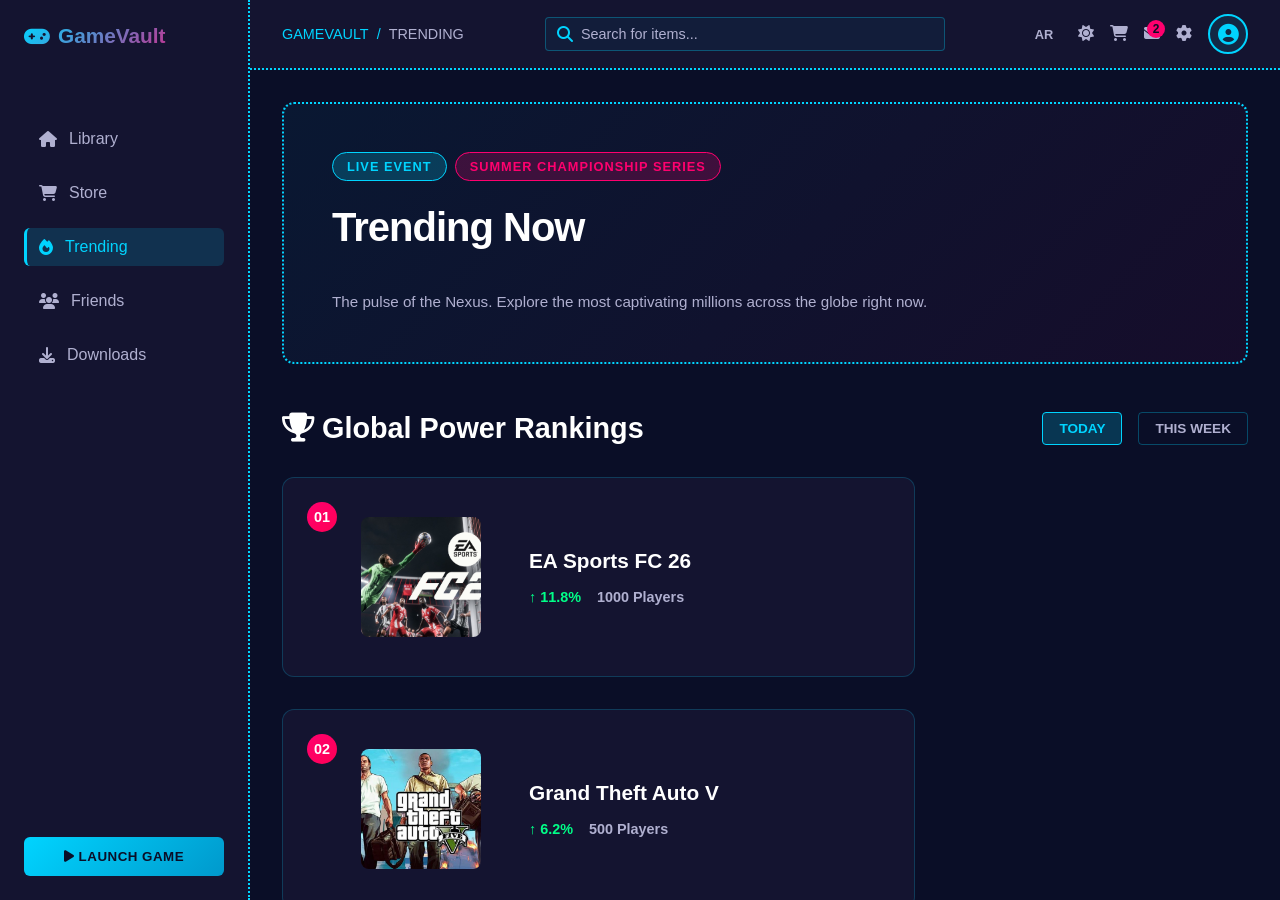
<file: pages/trending.html>
<!doctype html>
<html lang="en">
  <head>
    <meta charset="UTF-8" />
    <meta name="viewport" content="width=device-width, initial-scale=1.0" />
    <title>Trending - NEON NEXUS</title>
    <link rel="stylesheet" href="../styles/main.css" />
    <link rel="stylesheet" href="../styles/trending.css" />
    <link rel="stylesheet" href="https://cdnjs.cloudflare.com/ajax/libs/font-awesome/6.4.0/css/all.min.css" />
  </head>
  <body>
    <aside class="sidebar">
      <div class="sidebar-header"><h2 class="logo"><i class="fas fa-gamepad"></i> GameVault</h2></div>
      <nav class="sidebar-nav">
        <a href="home.html" class="nav-item" data-page="home"><i class="fas fa-home"></i> <span data-i18n="nav-library">Library</span></a>
        <a href="store.html" class="nav-item" data-page="store"><i class="fas fa-shopping-cart"></i> <span data-i18n="nav-store">Store</span></a>
        <a href="trending.html" class="nav-item active" data-page="trending"><i class="fas fa-fire"></i> <span data-i18n="nav-trending">Trending</span></a>
        <a href="friends.html" class="nav-item" data-page="friends"><i class="fas fa-users"></i> <span data-i18n="nav-friends">Friends</span></a>
        <a href="downloads.html" class="nav-item" data-page="downloads"><i class="fas fa-download"></i> <span data-i18n="nav-downloads">Downloads</span></a>
      </nav>
      <button class="launch-button"><i class="fas fa-play"></i> <span data-i18n="nav-launch">LAUNCH GAME</span></button>
    </aside>

    <header class="top-nav">
      <div class="nav-breadcrumb">
        <span class="breadcrumb-item">GameVault</span>
        <span class="breadcrumb-divider">/</span>
        <span class="breadcrumb-item" data-i18n="nav-trending">TRENDING</span>
      </div>
      <div class="nav-search">
        <input type="search" placeholder="Search for items..." class="search-input" />
        <i class="fas fa-search"></i>
      </div>
      <div class="nav-icons">
        <button class="icon-button cart-button"><i class="fas fa-shopping-cart"></i><span class="cart-count">0</span></button>
        <button class="icon-button"><i class="fas fa-envelope"></i><span class="notification-badge">2</span></button>
        <button class="icon-button"><i class="fas fa-cog"></i></button>
        <button class="profile-button"><i class="fas fa-user-circle"></i></button>
      </div>
    </header>

    <main class="main-content">
      <section class="page-hero">
        <div class="page-hero-content">
          <div class="hero-label">
            <span class="label-tag" data-i18n="trending-label">LIVE EVENT</span>
            <span class="label-tag secondary" data-i18n="trending-label2">Summer Championship Series</span>
          </div>
          <h1 class="page-title" data-i18n="trending-title">Trending Now</h1>
          <p class="page-description" data-i18n="trending-desc">The pulse of the Nexus. Explore the most captivating millions across the globe right now.</p>
        </div>
      </section>

      <section class="power-rankings">
        <div class="section-header">
          <h2><i class="fas fa-trophy"></i> <span data-i18n="section-rankings">Global Power Rankings</span></h2>
          <div class="ranking-tabs">
            <button class="tab-btn active" data-i18n="tab-today">TODAY</button>
            <button class="tab-btn" data-i18n="tab-week">THIS WEEK</button>
          </div>
        </div>
        <div class="rankings-grid">
          <div class="ranking-card featured">
            <div class="ranking-number">01</div>
            <div class="ranking-image"><img src="../assets/maxresdefault.jpg" alt="EA Sports FC 26" /></div>
            <div class="ranking-info"><h3>EA Sports FC 26</h3><div class="ranking-stats"><span>↑ 11.8%</span><span>1000 Players</span></div></div>
          </div>
          <div class="ranking-card featured">
            <div class="ranking-number">02</div>
            <div class="ranking-image"><img src="../assets/1670549.jpg" alt="Grand Theft Auto V" /></div>
            <div class="ranking-info"><h3>Grand Theft Auto V</h3><div class="ranking-stats"><span>↑ 6.2%</span><span>500 Players</span></div></div>
          </div>
          <div class="ranking-card featured">
            <div class="ranking-number">03</div>
            <div class="ranking-image"><img src="../assets/22ac9450fc473af4a399876965972a5f.jpg" alt="Ghost Rider" /></div>
            <div class="ranking-info"><h3>Ghost Rider</h3><div class="ranking-stats"><span>↑ 2.5%</span><span>150 Players</span></div></div>
          </div>
        </div>

      <section class="newsletter-section">
        <div class="newsletter-content">
          <h2 data-i18n="newsletter-trend-title">Stay in the Loop</h2>
          <p data-i18n="newsletter-trend-desc">Get alerts for trending games. Never miss the action.</p>
          <div class="newsletter-form" id="newsletterFormTrend">
            <input type="email" id="newsletterEmailTrend" placeholder="Your email here..." class="newsletter-input" data-i18n="ph-newsletter" />
            <span class="newsletter-error" style="color:#ff006e;font-size:0.85rem;display:none;"></span>
            <button class="btn btn-primary" data-i18n="btn-subscribe">SUBSCRIBE</button>
          </div>
        </div>
      </section>

      <footer class="footer">
        <div class="footer-links">
          <a href="#privacy" data-i18n="footer-privacy">Privacy Policy</a>
          <a href="#terms" data-i18n="footer-terms">Terms of Service</a>
          <a href="#cookies" data-i18n="footer-cookies">Cookie Preferences</a>
          <a href="#legal" data-i18n="footer-legal">Legal</a>
        </div>
        <div class="footer-info"><p data-i18n="footer-copy">© 2026 GAMEVAULT. All rights reserved.</p></div>
      </footer>
      </section>
    </main>

    <div id="cartModal" class="cart-modal">
      <div class="cart-modal-content">
        <div class="cart-modal-header">
          <h2><i class="fas fa-shopping-cart"></i> <span data-i18n="cart-title">Shopping Cart</span></h2>
          <button class="cart-close-btn">&times;</button>
        </div>
        <div class="cart-items">
          <div class="empty-cart">
            <i class="fas fa-shopping-cart"></i>
            <p data-i18n="cart-empty">Your cart is empty</p>
            <span data-i18n="cart-empty-hint">Add some games to get started!</span>
          </div>
        </div>
        <div class="cart-footer">
          <div class="cart-total"><span><span data-i18n="total-label">Total:</span> <strong>$0.00</strong></span></div>
          <div class="cart-actions">
            <button class="btn btn-secondary cart-clear-btn" data-i18n="btn-clear-cart">Clear Cart</button>
            <button class="btn btn-primary cart-checkout-btn" data-i18n="btn-checkout">Checkout</button>
          </div>
        </div>
      </div>
    </div>

    <script src="../scriptes/main.js"></script>
    <script src="../scriptes/theme-lang.js"></script>
  </body>
</html>
</file>
<file: styles/main.css>
* {
  margin: 0;
  padding: 0;
  box-sizing: border-box;
}

html,
body {
  width: 100%;
  height: 100%;
  font-family:
    "Poppins",
    -apple-system,
    BlinkMacSystemFont,
    "Segoe UI",
    sans-serif;
  background-color: #0a0e27;
  color: #ffffff;
  overflow-x: hidden;
}

body {
  display: grid;
  grid-template-columns: 250px 1fr;
  grid-template-rows: 70px 1fr;
  gap: 0;
}

h1 {
  font-size: 3rem;
  font-weight: 700;
  letter-spacing: -1px;
  margin-bottom: 1rem;
}

h2 {
  font-size: 1.8rem;
  font-weight: 600;
  margin-bottom: 1.5rem;
}

h3 {
  font-size: 1.3rem;
  font-weight: 600;
}

h4 {
  font-size: 1.1rem;
  font-weight: 600;
}

p {
  font-size: 0.95rem;
  font-weight: 400;
  line-height: 1.6;
  color: #b0b0d0;
}

.btn {
  padding: 10px 20px;
  border: none;
  border-radius: 6px;
  font-family:
    "Poppins",
    -apple-system,
    BlinkMacSystemFont,
    "Segoe UI",
    sans-serif;
  font-size: 0.9rem;
  font-weight: 600;
  cursor: pointer;
  transition: all 0.3s ease;
  display: flex;
  align-items: center;
  gap: 8px;
  text-transform: uppercase;
  letter-spacing: 0.5px;
}

.btn-primary {
  background: linear-gradient(135deg, #00d4ff, #0099cc);
  color: #0a0e27;
}

.btn-primary:hover {
  transform: translateY(-2px);
  box-shadow: 0 0 20px rgba(0, 212, 255, 0.3);
}

.btn-secondary {
  background: transparent;
  color: #00d4ff;
  border: 2px solid #00d4ff;
}

.btn-secondary:hover {
  background: rgba(0, 212, 255, 0.1);
  box-shadow: 0 0 20px rgba(0, 212, 255, 0.3);
}

.btn-small {
  padding: 8px 12px;
  font-size: 0.8rem;
}

.btn-icon {
  background: transparent;
  color: #00d4ff;
  padding: 8px;
  border-radius: 50%;
  display: flex;
  align-items: center;
  justify-content: center;
  font-size: 1rem;
}

.btn-icon:hover {
  background: rgba(0, 212, 255, 0.2);
  box-shadow: 0 0 20px rgba(0, 212, 255, 0.3);
}

.btn-block {
  width: 100%;
  justify-content: center;
}

.launch-button {
  width: 100%;
  padding: 12px;
  background: linear-gradient(135deg, #00d4ff, #0099cc);
  color: #0a0e27;
  border: none;
  border-radius: 6px;
  font-weight: 600;
  cursor: pointer;
  margin-top: auto;
  transition: all 0.3s ease;
  text-transform: uppercase;
  letter-spacing: 0.5px;
}

.launch-button:hover {
  transform: translateY(-2px);
  box-shadow: 0 0 20px rgba(0, 212, 255, 0.3);
}

.sidebar {
  grid-row: 1 / -1;
  background: #141430;
  border-right: 2px dotted #00d4ff;
  padding: 1.5rem;
  display: flex;
  flex-direction: column;
  gap: 2rem;
  z-index: 100;
  overflow-y: auto;
}

.sidebar-header {
  margin-bottom: 1rem;
}

.logo {
  font-size: 1.3rem;
  font-weight: 700;
  background: linear-gradient(135deg, #00d4ff, #ff006e);
  -webkit-background-clip: text;
  -webkit-text-fill-color: transparent;
  background-clip: text;
  display: flex;
  align-items: center;
  gap: 8px;
}

.sidebar-nav {
  display: flex;
  flex: 1;
  flex-direction: column;
  gap: 1rem;
}

.nav-item {
  display: flex;
  align-items: center;
  gap: 12px;
  padding: 10px 12px;
  color: #b0b0d0;
  text-decoration: none;
  border-radius: 6px;
  transition: all 0.3s ease;
  font-weight: 500;
  border-left: 3px solid transparent;
}

.nav-item:hover {
  color: #00d4ff;
  background: rgba(0, 212, 255, 0.1);
  border-left-color: #00d4ff;
}

.nav-item.active {
  color: #00d4ff;
  background: rgba(0, 212, 255, 0.15);
  border-left-color: #00d4ff;
}

.top-nav {
  grid-column: 2;
  background: #141430;
  border-bottom: 2px dotted #00d4ff;
  display: flex;
  align-items: center;
  justify-content: space-between;
  padding: 0 2rem;
  gap: 2rem;
}

.nav-breadcrumb {
  display: flex;
  align-items: center;
  gap: 8px;
  font-size: 0.9rem;
}

.breadcrumb-item {
  color: #b0b0d0;
  text-transform: uppercase;
  font-weight: 500;
}

.breadcrumb-item:first-child {
  color: #00d4ff;
}

.breadcrumb-divider {
  color: #00d4ff;
}

.nav-search {
  flex: 1;
  max-width: 400px;
  position: relative;
}

.search-input {
  width: 100%;
  padding: 8px 12px 8px 35px;
  background: rgba(0, 212, 255, 0.05);
  border: 1px solid rgba(0, 212, 255, 0.3);
  border-radius: 4px;
  color: #ffffff;
  font-size: 0.9rem;
}

.search-input::placeholder {
  color: #b0b0d0;
}

.search-input:focus {
  outline: none;
  border-color: #00d4ff;
  background: rgba(0, 212, 255, 0.1);
}

.nav-search i {
  position: absolute;
  left: 12px;
  top: 50%;
  transform: translateY(-50%);
  color: #00d4ff;
}

.nav-icons {
  display: flex;
  align-items: center;
  gap: 1rem;
}

.icon-button {
  background: transparent;
  border: none;
  color: #b0b0d0;
  font-size: 1rem;
  cursor: pointer;
  position: relative;
  transition: all 0.3s ease;
}

.icon-button:hover {
  color: #00d4ff;
}

.notification-badge {
  position: absolute;
  top: -5px;
  right: -5px;
  background: #ff006e;
  color: #0a0e27;
  width: 18px;
  height: 18px;
  border-radius: 50%;
  display: flex;
  align-items: center;
  justify-content: center;
  font-size: 0.75rem;
  font-weight: 700;
}

.profile-button {
  width: 40px;
  height: 40px;
  border-radius: 50%;
  background: rgba(0, 212, 255, 0.1);
  border: 2px solid #00d4ff;
  color: #00d4ff;
  display: flex;
  align-items: center;
  justify-content: center;
  cursor: pointer;
  font-size: 1.3rem;
  transition: all 0.3s ease;
}

.profile-button:hover {
  box-shadow: 0 0 20px rgba(0, 212, 255, 0.3);
}

.main-content {
  grid-column: 2;
  grid-row: 2;
  padding: 2rem;
  overflow-y: auto;
  background: #0a0e27;
}

.hero-section {
  display: grid;
  grid-template-columns: 1fr 1fr;
  gap: 3rem;
  align-items: center;
  margin-bottom: 4rem;
  padding: 3rem;
  background: linear-gradient(
    135deg,
    rgba(0, 212, 255, 0.05),
    rgba(255, 0, 110, 0.05)
  );
  border: 2px dotted #00d4ff;
  border-radius: 12px;
}

.hero-section img,
.page-hero .hero-image img {
  max-width: 50%;
  height: auto;
  filter: drop-shadow(0 0 20px rgba(0, 212, 255, 0.5));
}

.hero-content {
  display: flex;
  flex-direction: column;
  gap: 1.5rem;
}

.hero-label {
  display: inline-flex;
  gap: 8px;
  flex-wrap: wrap;
}

.label-tag {
  display: inline-block;
  padding: 6px 14px;
  background: rgba(0, 212, 255, 0.2);
  border: 1px solid #00d4ff;
  border-radius: 20px;
  font-size: 0.8rem;
  font-weight: 600;
  text-transform: uppercase;
  letter-spacing: 1px;
  color: #00d4ff;
}

.label-tag.secondary {
  background: rgba(255, 0, 110, 0.2);
  border-color: #ff006e;
  color: #ff006e;
}

.hero-title {
  font-size: 2.5rem;
  font-weight: 700;
  line-height: 1.2;
  color: #ffffff;
}

.hero-description {
  color: #b0b0d0;
  font-size: 1rem;
}

.hero-buttons {
  display: flex;
  gap: 1rem;
  flex-wrap: wrap;
}

.hero-image {
  display: flex;
  justify-content: center;
  align-items: center;
}

.page-hero {
  position: relative;
  padding: 3rem;
  margin-bottom: 3rem;
  border: 2px dotted #00d4ff;
  border-radius: 12px;
  background: linear-gradient(
    135deg,
    rgba(0, 212, 255, 0.05),
    rgba(255, 0, 110, 0.05)
  );
  overflow: hidden;
}

.page-hero::before {
  content: "";
  position: absolute;
  top: 0;
  left: 0;
  right: 0;
  bottom: 0;
  background: url("data:image/svg+xml,%3Csvg width='40' height='40' viewBox='0 0 40 40' xmlns='http://www.w3.org/2000/svg'%3E%3Crect width='40' height='40' fill='%23141430'/%3E%3C/svg%3E");
  opacity: 0.05;
  pointer-events: none;
}

.page-hero-content {
  position: relative;
  z-index: 1;
  display: flex;
  flex-direction: column;
  gap: 1.5rem;
}

.page-title {
  font-size: 2.5rem;
  font-weight: 700;
}

.page-description {
  color: #b0b0d0;
  max-width: 600px;
}

.section-header {
  display: flex;
  align-items: center;
  justify-content: space-between;
  margin-bottom: 2rem;
  flex-wrap: wrap;
  gap: 1rem;
}

.section-header h2 {
  margin-bottom: 0;
}

.view-all {
  background: transparent;
  border: none;
  color: #00d4ff;
  cursor: pointer;
  font-weight: 600;
  font-size: 0.9rem;
  transition: all 0.3s ease;
  text-transform: uppercase;
  letter-spacing: 0.5px;
}

.view-all:hover {
  color: #ff006e;
}

.special-offers {
  margin-bottom: 4rem;
}

.products-grid {
  display: grid;
  grid-template-columns: repeat(auto-fit, minmax(250px, 1fr));
  gap: 2rem;
}

.product-card {
  background: #141430;
  border: 2px dotted #00d4ff;
  border-radius: 8px;
  overflow: hidden;
  transition: all 0.3s ease;
  display: flex;
  flex-direction: column;
}

.product-card:hover {
  transform: translateY(-5px);
  box-shadow: 0 0 20px rgba(0, 212, 255, 0.3);
  border-color: #ff006e;
}

.product-image {
  position: relative;
  width: 100%;
  aspect-ratio: 3 / 4;
  overflow: hidden;
  background: #1a1f3a;
}

.product-image img {
  width: 100%;
  height: 100%;
  object-fit: cover;
  transition: all 0.3s ease;
}

.product-card:hover .product-image img {
  transform: scale(1.05);
  filter: brightness(1.2);
}

.product-discount {
  position: absolute;
  top: 12px;
  right: 12px;
  background: linear-gradient(135deg, #ff006e, #ff006e);
  color: white;
  padding: 6px 12px;
  border-radius: 4px;
  font-weight: 700;
  font-size: 0.9rem;
}

.product-info {
  padding: 1rem;
  flex: 1;
  display: flex;
  flex-direction: column;
  gap: 0.5rem;
}

.product-info h3 {
  margin: 0;
  font-size: 1.1rem;
}

.product-footer {
  padding: 1rem;
  display: flex;
  align-items: center;
  justify-content: space-between;
  gap: 1rem;
  border-top: 1px solid rgba(0, 212, 255, 0.1);
}

.price-tag {
  position: absolute;
  top: 12px;
  left: 12px;
  background: rgba(0, 0, 0, 0.7);
  color: #00d4ff;
  padding: 6px 12px;
  border-radius: 4px;
  font-weight: 700;
}

.old-price {
  text-decoration: line-through;
  color: #b0b0d0;
  font-size: 0.9rem;
}

.products-carousel {
  display: flex;
  gap: 1.5rem;
  overflow-x: auto;
  padding: 1rem 0;
  margin-bottom: 2rem;
  scroll-behavior: smooth;
}

.products-carousel::-webkit-scrollbar {
  height: 6px;
}

.products-carousel::-webkit-scrollbar-track {
  background: rgba(0, 212, 255, 0.1);
}

.products-carousel::-webkit-scrollbar-thumb {
  background: #00d4ff;
  border-radius: 3px;
}

.product-card-small {
  flex-shrink: 0;
  width: 150px;
  background: #141430;
  border: 2px dotted #00d4ff;
  border-radius: 8px;
  padding: 1rem;
  text-align: center;
  transition: all 0.3s ease;
  cursor: pointer;
}

.product-card-small:hover {
  transform: translateY(-5px);
  box-shadow: 0 0 20px rgba(0, 212, 255, 0.3);
  border-color: #ff006e;
}

.product-card-small img {
  width: 100%;
  height: 120px;
  object-fit: cover;
  border-radius: 4px;
  margin-bottom: 0.5rem;
}

.product-card-small h4 {
  font-size: 0.95rem;
  margin-bottom: 0.5rem;
}

.product-card-small .price {
  color: #00d4ff;
  font-weight: 700;
  font-size: 0.9rem;
}

.game-card {
  display: flex;
  flex-direction: column;
}

.rating {
  color: #ff006e;
  font-size: 0.85rem;
  margin: 0.5rem 0;
}

.power-rankings {
  margin-bottom: 4rem;
}

.ranking-tabs {
  display: flex;
  gap: 1rem;
  margin-left: auto;
}

.tab-btn {
  padding: 8px 16px;
  background: transparent;
  border: 1px solid rgba(0, 212, 255, 0.3);
  color: #b0b0d0;
  border-radius: 4px;
  cursor: pointer;
  transition: all 0.3s ease;
  font-weight: 600;
  text-transform: uppercase;
  font-size: 0.85rem;
}

.tab-btn.active {
  background: rgba(0, 212, 255, 0.2);
  border-color: #00d4ff;
  color: #00d4ff;
}

.tab-btn:hover {
  background: rgba(0, 212, 255, 0.1);
}

.rankings-grid {
  display: grid;
  grid-template-columns: repeat(auto-fit, minmax(280px, 1fr));
  gap: 2rem;
  margin-bottom: 3rem;
}

.ranking-card {
  position: relative;
  background: #141430;
  border: 2px dotted #00d4ff;
  border-radius: 12px;
  overflow: hidden;
  padding: 1.5rem;
  transition: all 0.3s ease;
}

.ranking-card:hover {
  border-color: #ff006e;
  box-shadow: 0 0 20px rgba(0, 212, 255, 0.3);
}

.ranking-card.featured {
  grid-row: span 1;
  display: grid;
  grid-template-columns: auto 1fr;
  gap: 1.5rem;
  align-items: center;
  min-height: 200px;
}

.ranking-number {
  font-size: 3rem;
  font-weight: 700;
  color: #00d4ff;
  opacity: 0.3;
  position: absolute;
  top: 10px;
  left: 15px;
}

.ranking-card.featured .ranking-number {
  position: static;
  opacity: 1;
  align-self: start;
}

.ranking-image {
  width: 150px;
  height: 150px;
  border-radius: 8px;
  overflow: hidden;
  position: relative;
}

.ranking-image img {
  width: 100%;
  height: 100%;
  object-fit: cover;
}

.ranking-info {
  display: flex;
  flex-direction: column;
  gap: 0.5rem;
}

.ranking-info h3 {
  margin: 0;
}

.ranking-stats {
  display: flex;
  gap: 1rem;
  color: #00d4ff;
  font-weight: 600;
  font-size: 0.9rem;
}

.on-the-radar {
  background: #141430;
  border: 2px dotted #00d4ff;
  border-radius: 12px;
  padding: 2rem;
}

.on-the-radar h3 {
  color: #00d4ff;
  text-transform: uppercase;
  font-size: 0.95rem;
  letter-spacing: 2px;
  margin-bottom: 1.5rem;
}

.radar-list {
  display: flex;
  flex-direction: column;
  gap: 1rem;
}

.radar-item {
  display: flex;
  align-items: center;
  gap: 1.5rem;
  padding: 1rem;
  background: rgba(0, 212, 255, 0.05);
  border-left: 3px solid #00d4ff;
  border-radius: 4px;
}

.radar-number {
  font-size: 1.5rem;
  font-weight: 700;
  color: #00d4ff;
  width: 50px;
  text-align: center;
}

.radar-info h4 {
  margin: 0 0 0.25rem 0;
}

.radar-info p {
  margin: 0;
  font-size: 0.85rem;
  color: #b0b0d0;
}

.streamed-section {
  margin-bottom: 4rem;
}

.streamed-grid {
  display: grid;
  grid-template-columns: repeat(auto-fit, minmax(220px, 1fr));
  gap: 2rem;
}

.stream-card {
  background: #141430;
  border: 2px dotted #00d4ff;
  border-radius: 8px;
  overflow: hidden;
  transition: all 0.3s ease;
}

.stream-card:hover {
  border-color: #ff006e;
  transform: translateY(-5px);
  box-shadow: 0 0 20px rgba(0, 212, 255, 0.3);
}

.stream-thumbnail {
  position: relative;
  width: 100%;
  aspect-ratio: 16 / 9;
  overflow: hidden;
  background: #1a1f3a;
}

.stream-thumbnail img {
  width: 100%;
  height: 100%;
  object-fit: cover;
  transition: all 0.3s ease;
}

.stream-card:hover .stream-thumbnail img {
  transform: scale(1.05);
  filter: brightness(1.2);
}

.stream-tag {
  position: absolute;
  top: 8px;
  left: 8px;
  background: #ff006e;
  color: white;
  padding: 4px 8px;
  border-radius: 4px;
  font-size: 0.75rem;
  font-weight: 700;
  text-transform: uppercase;
}

.stream-info {
  padding: 1rem;
}

.stream-info h4 {
  margin: 0 0 0.5rem 0;
  font-size: 1rem;
}

.steam-profile {
  display: flex;
  align-items: center;
  gap: 8px;
  font-size: 0.85rem;
  color: #b0b0d0;
}

.steam-profile img {
  width: 24px;
  height: 24px;
  border-radius: 50%;
}

.newsletter-section {
  background: linear-gradient(
    135deg,
    rgba(0, 212, 255, 0.1),
    rgba(255, 0, 110, 0.1)
  );
  border: 2px dotted #00d4ff;
  border-radius: 12px;
  padding: 3rem;
  text-align: center;
  margin-bottom: 4rem;
}

.newsletter-content h2 {
  font-size: 2rem;
  margin-bottom: 1rem;
}

.newsletter-form {
  display: flex;
  gap: 1rem;
  margin-top: 1.5rem;
  max-width: 500px;
  margin-left: auto;
  margin-right: auto;
}

.newsletter-input {
  flex: 1;
  padding: 12px 16px;
  background: rgba(255, 255, 255, 0.1);
  border: 1px solid #00d4ff;
  border-radius: 6px;
  color: #ffffff;
  font-size: 0.95rem;
}

.newsletter-input::placeholder {
  color: #b0b0d0;
}

.newsletter-input:focus {
  outline: none;
  background: rgba(0, 212, 255, 0.15);
  box-shadow: 0 0 20px rgba(0, 212, 255, 0.3);
}

.library-section {
  margin-bottom: 4rem;
}

.library-content {
  display: grid;
  grid-template-columns: 1fr 1fr;
  gap: 3rem;
  align-items: center;
  background: #141430;
  border: 2px dotted #00d4ff;
  border-radius: 12px;
  padding: 2rem;
}

.library-image {
  display: flex;
  justify-content: center;
  align-items: center;
}

.library-image img {
  max-width: 100%;
  filter: drop-shadow(0 0 20px rgba(0, 212, 255, 0.3));
}

.library-info {
  display: flex;
  flex-direction: column;
  gap: 1.5rem;
}

.library-info h3 {
  font-size: 1.8rem;
}

.downloads-header {
  display: flex;
  justify-content: space-between;
  align-items: flex-start;
  gap: 2rem;
  margin-bottom: 3rem;
  padding-bottom: 2rem;
  border-bottom: 2px dotted #00d4ff;
}

.downloads-info h1 {
  margin-bottom: 0.5rem;
}

.global-space {
  background: #141430;
  border: 2px dotted #00d4ff;
  border-radius: 8px;
  padding: 1.5rem;
  text-align: right;
}

.global-space h3 {
  color: #00d4ff;
  font-size: 0.85rem;
  margin-bottom: 0.5rem;
  text-transform: uppercase;
}

.space-info {
  font-size: 1.5rem;
  color: #ff006e;
  font-weight: 700;
  margin: 0;
}

.active-operations {
  margin-bottom: 3rem;
}

.active-operations h2 {
  font-size: 1rem;
  text-transform: uppercase;
  letter-spacing: 2px;
  color: #00d4ff;
  margin-bottom: 1.5rem;
}

.downloads-grid {
  display: grid;
  grid-template-columns: repeat(auto-fit, minmax(300px, 1fr));
  gap: 1.5rem;
}

.download-card {
  background: #141430;
  border: 2px dotted #00d4ff;
  border-radius: 8px;
  padding: 1.5rem;
  display: flex;
  gap: 1.5rem;
  align-items: flex-start;
}

.download-icon {
  width: 80px;
  height: 80px;
  border-radius: 8px;
  overflow: hidden;
  flex-shrink: 0;
  background: #1a1f3a;
}

.download-icon img {
  width: 100%;
  height: 100%;
  object-fit: cover;
}

.download-info {
  flex: 1;
}

.download-info h3 {
  margin: 0 0 0.25rem 0;
}

.game-type {
  color: #b0b0d0;
  font-size: 0.85rem;
  margin-bottom: 0.75rem;
}

.download-stats {
  display: flex;
  flex-direction: column;
  gap: 0.5rem;
  font-size: 0.85rem;
  color: #b0b0d0;
  margin-bottom: 0.75rem;
}

.progress-bar {
  width: 100%;
  height: 4px;
  background: rgba(0, 212, 255, 0.2);
  border-radius: 2px;
  overflow: hidden;
  margin-bottom: 0.75rem;
}

.progress-fill {
  height: 100%;
  background: linear-gradient(90deg, #00d4ff, #ff006e);
  border-radius: 2px;
}

.download-actions {
  display: flex;
  gap: 0.5rem;
}

.pending-queue {
  margin-bottom: 3rem;
}

.pending-queue h2 {
  font-size: 1rem;
  text-transform: uppercase;
  letter-spacing: 2px;
  color: #00d4ff;
  margin-bottom: 1.5rem;
  display: flex;
  align-items: center;
  gap: 0.5rem;
}

.queue-count {
  background: #ff006e;
  color: white;
  width: 24px;
  height: 24px;
  border-radius: 50%;
  display: flex;
  align-items: center;
  justify-content: center;
  font-size: 0.8rem;
  font-weight: 700;
}

.pending-list {
  display: flex;
  flex-direction: column;
  gap: 1rem;
}

.pending-item {
  background: #141430;
  border: 2px dotted #00d4ff;
  border-radius: 8px;
  padding: 1rem;
  display: flex;
  align-items: center;
  gap: 1.5rem;
}

.pending-icon {
  width: 70px;
  height: 70px;
  border-radius: 6px;
  overflow: hidden;
  flex-shrink: 0;
  background: #1a1f3a;
}

.pending-icon img {
  width: 100%;
  height: 100%;
  object-fit: cover;
}

.pending-info {
  flex: 1;
}

.pending-info h3 {
  margin: 0 0 0.25rem 0;
  font-size: 1rem;
}

.pending-info p {
  margin: 0;
  font-size: 0.85rem;
}

.network-health {
  background: #141430;
  border: 2px dotted #00d4ff;
  border-radius: 8px;
  padding: 2rem;
}

.network-health h2 {
  font-size: 1rem;
  text-transform: uppercase;
  letter-spacing: 2px;
  color: #00d4ff;
  margin-bottom: 1.5rem;
}

.health-chart {
  display: flex;
  gap: 2rem;
  align-items: center;
}

.health-bar {
  flex: 1;
  display: flex;
  gap: 0.5rem;
  height: 30px;
}

.health-segment {
  flex: 1;
  border-radius: 4px;
  background: rgba(0, 212, 255, 0.2);
}

.health-segment.good {
  background: linear-gradient(135deg, #00d4ff, #00ff88);
}

.health-labels {
  display: flex;
  gap: 2rem;
  font-weight: 700;
}

.label-latency {
  font-size: 0.85rem;
  color: #00d4ff;
}

.label-next {
  font-size: 0.85rem;
  color: #ff006e;
}

.friends-header {
  text-align: center;
  margin-bottom: 3rem;
}

.friends-header h1 {
  font-size: 2.5rem;
  margin-bottom: 0.5rem;
}

.friends-grid {
  display: grid;
  grid-template-columns: 2fr 1fr;
  gap: 2rem;
}

.friends-list-section {
  background: #141430;
  border: 2px dotted #00d4ff;
  border-radius: 8px;
  padding: 2rem;
}

.friends-cards {
  display: grid;
  grid-template-columns: repeat(auto-fit, minmax(250px, 1fr));
  gap: 1.5rem;
}

.friend-card {
  background: #1a1f3a;
  border: 1px solid rgba(0, 212, 255, 0.2);
  border-radius: 8px;
  padding: 1.5rem;
  display: flex;
  flex-direction: column;
  gap: 1rem;
  transition: all 0.3s ease;
  position: relative;
}

.friend-card:hover {
  border-color: #00d4ff;
  box-shadow: 0 0 20px rgba(0, 212, 255, 0.3);
}

.friend-avatar {
  width: 60px;
  height: 60px;
  border-radius: 50%;
  overflow: hidden;
  position: relative;
  background: #141430;
}

.friend-avatar img {
  width: 100%;
  height: 100%;
  object-fit: cover;
}

.status-indicator {
  position: absolute;
  width: 14px;
  height: 14px;
  border-radius: 50%;
  bottom: 0;
  right: 0;
  border: 2px solid #141430;
}

.status-indicator.online {
  background: #00ff88;
}

.status-indicator.in-game {
  background: #00d4ff;
}

.status-indicator.away {
  background: #ffaa00;
}

.friend-info h3 {
  margin: 0 0 0.25rem 0;
  font-size: 1.1rem;
}

.friend-info p {
  margin: 0;
  font-size: 0.85rem;
  color: #b0b0d0;
}

.friend-actions {
  display: flex;
  gap: 0.5rem;
}

.friend-current-game {
  background: rgba(0, 212, 255, 0.1);
  border: 1px solid rgba(0, 212, 255, 0.3);
  border-radius: 6px;
  padding: 0.75rem;
  font-size: 0.85rem;
}

.game-badge {
  background: rgba(0, 212, 255, 0.2);
  color: #00d4ff;
  padding: 4px 8px;
  border-radius: 4px;
  display: inline-block;
  margin-bottom: 0.5rem;
  font-size: 0.75rem;
  font-weight: 600;
}

.playing-info {
  color: #00ff88;
  font-weight: 600;
}

.friends-sidebar {
  display: flex;
  flex-direction: column;
  gap: 2rem;
}

.friend-requests,
.suggested-friends,
.recent-activity {
  background: #141430;
  border: 2px dotted #00d4ff;
  border-radius: 8px;
  padding: 1.5rem;
}

.requests-list,
.suggestions-list,
.activity-list {
  display: flex;
  flex-direction: column;
  gap: 1rem;
}

.request-item,
.suggestion-item,
.activity-item {
  display: flex;
  align-items: center;
  gap: 1rem;
}

.request-item img,
.suggestion-item img,
.activity-item .activity-icon {
  width: 40px;
  height: 40px;
  border-radius: 50%;
  object-fit: cover;
}

.activity-icon {
  width: 40px;
  height: 40px;
  display: flex;
  align-items: center;
  justify-content: center;
  background: rgba(0, 212, 255, 0.2);
  color: #00d4ff;
  border-radius: 50%;
}

.request-info,
.suggestion-info {
  flex: 1;
}

.request-info h4,
.suggestion-info h4 {
  margin: 0 0 0.25rem 0;
}

.request-info p,
.suggestion-info p {
  margin: 0;
  font-size: 0.85rem;
  color: #b0b0d0;
}

.request-actions {
  display: flex;
  gap: 0.25rem;
}

.accept {
  color: #00ff88;
}

.accept:hover {
  background: rgba(0, 255, 136, 0.2);
}

.decline {
  color: #ff006e;
}

.decline:hover {
  background: rgba(255, 0, 110, 0.2);
}

.activity-detail {
  flex: 1;
}

.activity-detail p {
  margin: 0;
}

.time {
  font-size: 0.75rem;
  color: #b0b0d0;
  margin-top: 0.25rem;
}

.footer {
  border-top: 2px dotted #00d4ff;
  padding: 2rem 0;
  text-align: center;
  margin-top: 4rem;
}

.footer-links {
  display: flex;
  justify-content: center;
  gap: 2rem;
  flex-wrap: wrap;
  margin-bottom: 1rem;
}

.footer-links a {
  color: #b0b0d0;
  text-decoration: none;
  font-size: 0.9rem;
  transition: all 0.3s ease;
}

.footer-links a:hover {
  color: #00d4ff;
}

.footer-info {
  color: #b0b0d0;
  font-size: 0.85rem;
  margin-bottom: 0;
}

@media (max-width: 1024px) {
  body {
    grid-template-columns: 200px 1fr;
  }

  .sidebar {
    padding: 1rem;
  }

  .logo {
    font-size: 1.1rem;
  }

  .hero-section,
  .library-content,
  .friends-grid {
    grid-template-columns: 1fr;
  }

  .hero-section {
    padding: 2rem;
  }

  h1 {
    font-size: 2rem;
  }

  .hero-title {
    font-size: 1.8rem;
  }

  .products-grid {
    grid-template-columns: repeat(2, 1fr);
  }

  .rankings-grid {
    grid-template-columns: 1fr;
  }

  .ranking-card.featured {
    grid-template-columns: 1fr 1fr;
  }
}

@media (max-width: 768px) {
  body {
    grid-template-columns: 1fr;
    grid-template-rows: 70px auto 1fr;
  }

  .sidebar {
    grid-column: 1;
    grid-row: 2;
    padding: 1rem;
    flex-direction: row;
    overflow-x: auto;
    border-right: none;
    border-bottom: 2px dotted #00d4ff;
    gap: 1rem;
  }

  .sidebar-header {
    display: none;
  }

  .sidebar-nav {
    flex-direction: row;
    width: 100%;
    overflow-x: auto;
  }

  .launch-button {
    display: none;
  }

  .top-nav {
    grid-column: 1;
    padding: 0 1rem;
    gap: 1rem;
  }

  .nav-search {
    max-width: 200px;
  }

  .main-content {
    grid-column: 1;
    grid-row: 3;
    padding: 1.5rem;
  }

  .hero-section,
  .library-content,
  .friends-grid,
  .downloads-header {
    grid-template-columns: 1fr;
  }

  h1 {
    font-size: 1.8rem;
  }

  .hero-title {
    font-size: 1.5rem;
  }

  .products-grid,
  .products-grid-4 {
    grid-template-columns: repeat(2, 1fr);
  }

  .streamed-grid {
    grid-template-columns: 1fr;
  }

  .newsletter-form {
    flex-direction: column;
  }

  .download-card {
    flex-direction: column;
  }

  .friends-cards {
    grid-template-columns: 1fr;
  }
}

@media (max-width: 480px) {
  .sidebar {
    flex-direction: row;
    justify-content: flex-start;
    overflow-x: auto;
  }

  .sidebar-nav {
    flex-direction: row;
  }

  .nav-item {
    white-space: nowrap;
    padding: 8px 10px;
  }

  .top-nav {
    flex-direction: column;
    padding: 0.5rem;
    gap: 0.75rem;
  }

  .nav-breadcrumb {
    font-size: 0.8rem;
  }

  .nav-search {
    max-width: 100%;
  }

  .nav-icons {
    gap: 0.5rem;
  }

  .main-content {
    padding: 1rem;
  }

  h1 {
    font-size: 1.5rem;
  }

  h2 {
    font-size: 1.3rem;
  }

  .hero-section,
  .page-hero,
  .newsletter-section,
  .downloads-header {
    padding: 1.5rem !important;
  }

  .products-grid,
  .products-grid-4,
  .streamed-grid,
  .downloads-grid {
    grid-template-columns: 1fr;
  }

  .section-header {
    flex-direction: column;
    align-items: flex-start;
  }

  .hero-buttons {
    flex-direction: column;
  }

  .hero-buttons .btn {
    width: 100%;
    justify-content: center;
  }

  .newsletter-form {
    flex-direction: column;
  }

  .newsletter-form .btn {
    width: 100%;
    justify-content: center;
  }

  .friends-cards {
    grid-template-columns: 1fr;
  }

  .download-card {
    padding: 1rem;
  }

  .library-info {
    gap: 1rem;
  }

  .rankings-grid {
    grid-template-columns: 1fr;
  }

  .ranking-card.featured {
    grid-template-columns: auto 1fr;
    min-height: auto;
  }
}

@keyframes fadeInUp {
  from {
    opacity: 0;
    transform: translateY(20px);
  }
  to {
    opacity: 1;
    transform: translateY(0);
  }
}

@keyframes glow {
  0%,
  100% {
    box-shadow: 0 0 20px rgba(0, 212, 255, 0.3);
  }
  50% {
    box-shadow: 0 0 30px rgba(0, 212, 255, 0.6);
  }
}

.btn-primary:active {
  transform: scale(0.98);
}

.product-card {
  animation: fadeInUp 0.6s ease-out;
}

::-webkit-scrollbar {
  width: 8px;
}

::-webkit-scrollbar-track {
  background: rgba(0, 212, 255, 0.1);
}

::-webkit-scrollbar-thumb {
  background: #00d4ff;
  border-radius: 4px;
}

::-webkit-scrollbar-thumb:hover {
  background: #ff006e;
}

.cart-button {
  position: relative;
}

.cart-count {
  position: absolute;
  top: -8px;
  right: -8px;
  background: #ff006e;
  color: white;
  border-radius: 50%;
  width: 20px;
  height: 20px;
  display: flex;
  align-items: center;
  justify-content: center;
  font-size: 0.7rem;
  font-weight: bold;
  border: 2px solid #0a0e27;
}

.cart-count:empty {
  display: none;
}

.cart-modal {
  display: none;
  position: fixed;
  top: 0;
  left: 0;
  width: 100%;
  height: 100%;
  background: rgba(0, 0, 0, 0.8);
  backdrop-filter: blur(10px);
  z-index: 1000;
  animation: fadeIn 0.3s ease;
}

.cart-modal.show {
  display: flex;
  align-items: center;
  justify-content: center;
}

.cart-modal-content {
  background: #141430;
  border: 1px solid #00d4ff;
  border-radius: 12px;
  width: 90%;
  max-width: 500px;
  max-height: 80vh;
  overflow: hidden;
  box-shadow: 0 0 20px rgba(0, 212, 255, 0.3);
  animation: slideInUp 0.3s ease;
}

.cart-modal-header {
  display: flex;
  justify-content: space-between;
  align-items: center;
  padding: 20px;
  border-bottom: 1px solid rgba(0, 212, 255, 0.2);
}

.cart-modal-header h2 {
  color: #00d4ff;
  margin: 0;
  font-size: 1.5rem;
}

.cart-close-btn {
  background: none;
  border: none;
  color: #b0b0d0;
  font-size: 2rem;
  cursor: pointer;
  padding: 0;
  width: 30px;
  height: 30px;
  display: flex;
  align-items: center;
  justify-content: center;
  border-radius: 50%;
  transition: all 0.3s ease;
}

.cart-close-btn:hover {
  background: rgba(255, 0, 110, 0.1);
  color: #ff006e;
}

.cart-items {
  max-height: 400px;
  overflow-y: auto;
  padding: 0;
}

.empty-cart {
  text-align: center;
  padding: 60px 20px;
  color: #b0b0d0;
}

.empty-cart i {
  font-size: 4rem;
  color: #00d4ff;
  margin-bottom: 20px;
  opacity: 0.5;
}

.empty-cart p {
  font-size: 1.2rem;
  margin-bottom: 10px;
}

.empty-cart span {
  font-size: 0.9rem;
}

.cart-item {
  display: flex;
  align-items: center;
  padding: 15px 20px;
  border-bottom: 1px solid rgba(0, 212, 255, 0.1);
  transition: all 0.3s ease;
}

.cart-item:hover {
  background: rgba(0, 212, 255, 0.05);
}

.cart-item-image {
  width: 60px;
  height: 60px;
  border-radius: 8px;
  object-fit: cover;
  margin-right: 15px;
  border: 1px solid rgba(0, 212, 255, 0.3);
}

.cart-item-details {
  flex: 1;
}

.cart-item-title {
  font-weight: 600;
  margin-bottom: 5px;
  color: #ffffff;
}

.cart-item-price {
  color: #00d4ff;
  font-weight: 500;
}

.cart-item-controls {
  display: flex;
  align-items: center;
  gap: 10px;
}

.quantity-controls {
  display: flex;
  align-items: center;
  gap: 8px;
}

.quantity-btn {
  background: rgba(0, 212, 255, 0.1);
  border: 1px solid rgba(0, 212, 255, 0.3);
  color: #00d4ff;
  width: 30px;
  height: 30px;
  border-radius: 6px;
  cursor: pointer;
  display: flex;
  align-items: center;
  justify-content: center;
  transition: all 0.3s ease;
}

.quantity-btn:hover {
  background: rgba(0, 212, 255, 0.2);
  border-color: #00d4ff;
}

.quantity-display {
  min-width: 40px;
  text-align: center;
  font-weight: 600;
}

.remove-btn {
  background: rgba(255, 0, 110, 0.1);
  border: 1px solid rgba(255, 0, 110, 0.3);
  color: #ff006e;
  padding: 8px 12px;
  border-radius: 6px;
  cursor: pointer;
  font-size: 0.8rem;
  transition: all 0.3s ease;
}

.remove-btn:hover {
  background: rgba(255, 0, 110, 0.2);
  border-color: #ff006e;
}

.cart-footer {
  padding: 20px;
  border-top: 1px solid rgba(0, 212, 255, 0.2);
}

.cart-total {
  text-align: center;
  margin-bottom: 20px;
}

.cart-total span {
  font-size: 1.2rem;
}

.cart-total strong {
  color: #00d4ff;
  font-size: 1.5rem;
}

.cart-actions {
  display: flex;
  gap: 10px;
}

.cart-actions .btn {
  flex: 1;
}

@keyframes fadeIn {
  from {
    opacity: 0;
  }
  to {
    opacity: 1;
  }
}

@keyframes slideInUp {
  from {
    transform: translateY(50px);
    opacity: 0;
  }
  to {
    transform: translateY(0);
    opacity: 1;
  }
}

/* ============================================
   LIGHT MODE OVERRIDES
   ============================================ */
html.light-mode body,
html.light-mode .main-content {
  background-color: #eef2ff;
  color: #0a0e27;
}

html.light-mode .sidebar {
  background: #f5f7ff;
  border-right-color: #0077cc;
}

html.light-mode .top-nav {
  background: #f5f7ff;
  border-bottom-color: #0077cc;
}

html.light-mode .logo,
html.light-mode .sidebar-brand h1 {
  background: linear-gradient(135deg, #0066bb, #cc0066);
  -webkit-background-clip: text;
  -webkit-text-fill-color: transparent;
  background-clip: text;
}

html.light-mode .nav-item {
  color: #444465;
}

html.light-mode .nav-item:hover,
html.light-mode .nav-item.active {
  color: #0077cc;
  background: rgba(0, 119, 204, 0.1);
  border-left-color: #0077cc;
}

html.light-mode p,
html.light-mode .hero-description,
html.light-mode .page-description,
html.light-mode .breadcrumb-item {
  color: #555580;
}

html.light-mode .breadcrumb-item:first-child,
html.light-mode .breadcrumb-divider {
  color: #0077cc;
}

html.light-mode .search-input {
  background: rgba(0, 119, 204, 0.05);
  border-color: rgba(0, 119, 204, 0.3);
  color: #0a0e27;
}

html.light-mode .search-input::placeholder { color: #888; }

html.light-mode .icon-button,
html.light-mode .icon-button:hover { color: #0077cc; }

html.light-mode .profile-button {
  background: rgba(0, 119, 204, 0.1);
  border-color: #0077cc;
  color: #0077cc;
}

html.light-mode .product-card,
html.light-mode .product-card-small,
html.light-mode .stream-card,
html.light-mode .ranking-card,
html.light-mode .friend-card,
html.light-mode .download-card,
html.light-mode .pending-item,
html.light-mode .friends-list-section,
html.light-mode .friend-requests,
html.light-mode .suggested-friends,
html.light-mode .recent-activity,
html.light-mode .network-health,
html.light-mode .on-the-radar,
html.light-mode .library-content,
html.light-mode .global-space {
  background: #ffffff;
  border-color: #0077cc;
}

html.light-mode .hero-section,
html.light-mode .page-hero {
  background: linear-gradient(135deg, rgba(0,119,204,0.07), rgba(204,0,102,0.05));
  border-color: #0077cc;
}

html.light-mode .newsletter-section {
  background: linear-gradient(135deg, rgba(0,119,204,0.08), rgba(204,0,102,0.07));
  border-color: #0077cc;
}

html.light-mode .newsletter-input {
  background: rgba(255,255,255,0.8);
  border-color: #0077cc;
  color: #0a0e27;
}

html.light-mode .newsletter-input::placeholder { color: #888; }

html.light-mode .btn-primary {
  background: linear-gradient(135deg, #0077cc, #005599);
  color: #ffffff;
}

html.light-mode .btn-secondary {
  color: #0077cc;
  border-color: #0077cc;
}

html.light-mode .btn-secondary:hover { background: rgba(0,119,204,0.1); }

html.light-mode .launch-button {
  background: linear-gradient(135deg, #0077cc, #005599);
  color: #fff;
}

html.light-mode .label-tag {
  background: rgba(0,119,204,0.15);
  border-color: #0077cc;
  color: #0077cc;
}

html.light-mode .label-tag.secondary {
  background: rgba(204,0,102,0.12);
  border-color: #cc0066;
  color: #cc0066;
}

html.light-mode .view-all { color: #0077cc; }
html.light-mode .view-all:hover { color: #cc0066; }

html.light-mode .price-tag { color: #0077cc; }
html.light-mode .rating { color: #cc0066; }

html.light-mode .tab-btn {
  border-color: rgba(0,119,204,0.3);
  color: #555580;
}
html.light-mode .tab-btn.active,
html.light-mode .tab-btn:hover {
  background: rgba(0,119,204,0.15);
  border-color: #0077cc;
  color: #0077cc;
}

html.light-mode .progress-bar { background: rgba(0,119,204,0.2); }

html.light-mode .footer { border-top-color: #0077cc; }
html.light-mode .footer-links a { color: #555580; }
html.light-mode .footer-links a:hover { color: #0077cc; }

html.light-mode .cart-modal-content { background: #f5f7ff; border-color: #0077cc; }
html.light-mode .cart-modal-header { border-bottom-color: rgba(0,119,204,0.2); }
html.light-mode .cart-modal-header h2 { color: #0077cc; }
html.light-mode .cart-item-title { color: #0a0e27; }
html.light-mode .cart-item-price { color: #0077cc; }
html.light-mode .cart-footer { border-top-color: rgba(0,119,204,0.2); }
html.light-mode .cart-total strong { color: #0077cc; }
html.light-mode .quantity-btn { background: rgba(0,119,204,0.1); border-color: rgba(0,119,204,0.3); color: #0077cc; }

html.light-mode ::-webkit-scrollbar-track { background: rgba(0,119,204,0.1); }
html.light-mode ::-webkit-scrollbar-thumb { background: #0077cc; }
html.light-mode ::-webkit-scrollbar-thumb:hover { background: #cc0066; }

/* Dashboard light mode */
html.light-mode .page-shell { background: #eef2ff; }
html.light-mode .topbar { background: #f5f7ff; border-bottom: 1px solid rgba(0,119,204,0.2); }
html.light-mode .panel-card,
html.light-mode .stat-card,
html.light-mode .settings-card,
html.light-mode .modal-card { background: #ffffff; border-color: rgba(0,119,204,0.2); }
html.light-mode .data-table th { background: rgba(0,119,204,0.07); color: #0a0e27; }
html.light-mode .data-table td { border-bottom-color: rgba(0,119,204,0.1); color: #0a0e27; }
html.light-mode .modal-overlay { background: rgba(0,0,0,0.5); }
html.light-mode h1,html.light-mode h2,html.light-mode h3,html.light-mode h4 { color: #0a0e27; }

/* Login light mode */
html.light-mode .login_page {
  background: rgba(240,244,255,0.95);
  border-color: #0077cc;
  color: #0a0e27;
  box-shadow: 0 10px 40px rgba(0,119,204,0.2);
}
html.light-mode .login_page label { color: #0a0e27; }
html.light-mode .login_page .inputs {
  background: rgba(255,255,255,0.9);
  border-color: rgba(0,119,204,0.4);
  color: #0a0e27;
}
html.light-mode .login_page .btn { background: linear-gradient(135deg,#0077cc,#005599); }
html.light-mode .login__header { color: #0a0e27; }
html.light-mode .login__subtitle { color: #555580; }
html.light-mode .login__footer p,
html.light-mode .login__footer a { color: #0077cc; }
</file>
<file: styles/dashboard.css>
/* =============================================
   BASE
   ============================================= */
body {
  min-height: 100vh;
  background:
    radial-gradient(circle at top, rgba(79, 139, 255, 0.12), transparent 32%),
    linear-gradient(180deg, #060814 0%, #070c18 100%);
  color: #f8fbff;
}

/* =============================================
   LAYOUT: sidebar + page-shell side by side
   ============================================= */
body {
  display: flex;
  min-height: 100vh;
}

.sidebar {
  width: 260px;
  flex-shrink: 0;
  position: sticky;
  top: 0;
  height: 100vh;
  padding: 2rem 1.5rem;
  background: rgba(9, 14, 30, 0.98);
  border-right: 1px solid rgba(255, 255, 255, 0.06);
  display: flex;
  flex-direction: column;
  gap: 2rem;
  overflow-y: auto;
  z-index: 200;
  transition: transform 0.3s cubic-bezier(0.4, 0, 0.2, 1);
}

.page-shell {
  flex: 1;
  display: flex;
  flex-direction: column;
  min-height: 100vh;
  overflow: hidden;
}

/* =============================================
   SIDEBAR BRAND
   ============================================= */
.sidebar-brand {
  display: flex;
  align-items: center;
  gap: 1rem;
  position: relative;
}

.brand-icon {
  width: 46px;
  height: 46px;
  border-radius: 14px;
  display: grid;
  place-items: center;
  background: rgba(79, 139, 255, 0.18);
  color: #4f8bff;
  font-size: 1.2rem;
  flex-shrink: 0;
}

.sidebar-brand h1 {
  font-size: 1.05rem;
  letter-spacing: 0.04em;
  margin-bottom: 0.1rem;
}

.sidebar-brand p {
  color: #94a3b8;
  font-size: 0.85rem;
}

/* Close button inside sidebar (mobile only) */
.sidebar-close-btn {
  display: none;
  margin-left: auto;
  border: none;
  background: rgba(255,255,255,0.06);
  color: #f8fbff;
  width: 36px;
  height: 36px;
  border-radius: 10px;
  cursor: pointer;
  place-items: center;
  flex-shrink: 0;
}

/* =============================================
   SIDEBAR NAV
   ============================================= */
.sidebar-menu {
  display: grid;
  gap: 0.5rem;
}

.sidebar-link {
  width: 100%;
  border: none;
  background: transparent;
  color: #94a3b8;
  padding: 0.9rem 1.15rem;
  border-radius: 18px;
  display: flex;
  align-items: center;
  gap: 1rem;
  font-size: 0.95rem;
  cursor: pointer;
  transition:
    transform 0.25s ease,
    background-color 0.25s ease,
    color 0.25s ease;
  text-align: left;
}

.sidebar-link i {
  width: 22px;
  text-align: center;
  flex-shrink: 0;
}

.sidebar-link:hover,
.sidebar-link.active {
  background: rgba(79, 139, 255, 0.14);
  color: #fff;
  transform: translateX(2px);
}

.sidebar-footer {
  margin-top: auto;
  background: rgba(255, 255, 255, 0.03);
  border: 1px solid rgba(255, 255, 255, 0.06);
  border-radius: 18px;
  padding: 1rem;
}

.sidebar-label {
  display: block;
  font-size: 0.8rem;
  color: #94a3b8;
  margin-bottom: 0.5rem;
}

/* =============================================
   TOPBAR
   ============================================= */
.topbar {
  position: sticky;
  top: 0;
  z-index: 100;
  display: flex;
  align-items: center;
  gap: 1rem;
  padding: 1.1rem 2rem;
  backdrop-filter: blur(24px);
  background: rgba(8, 13, 28, 0.92);
  border-bottom: 1px solid rgba(255, 255, 255, 0.06);
}

/* Hamburger button (hidden on desktop) */
.hamburger-btn {
  display: none;
  border: none;
  background: rgba(255,255,255,0.06);
  color: #f8fbff;
  width: 44px;
  height: 44px;
  border-radius: 14px;
  cursor: pointer;
  place-items: center;
  flex-shrink: 0;
  font-size: 1.1rem;
  transition: background 0.2s ease;
}

.hamburger-btn:hover {
  background: rgba(79, 139, 255, 0.14);
}

.topbar-search {
  flex: 1;
  display: flex;
  align-items: center;
  gap: 0.8rem;
  background: rgba(255, 255, 255, 0.06);
  border: 1px solid rgba(255, 255, 255, 0.08);
  border-radius: 14px;
  padding: 0.75rem 1rem;
  min-width: 0;
}

.topbar-search i {
  color: #94a3b8;
  flex-shrink: 0;
}

.topbar-search input {
  width: 100%;
  border: none;
  background: transparent;
  color: #f8fbff;
  font-size: 0.95rem;
  outline: none;
  min-width: 0;
}

.topbar-actions {
  display: flex;
  align-items: center;
  gap: 0.75rem;
  flex-shrink: 0;
}

.icon-button {
  border: none;
  background: rgba(255, 255, 255, 0.04);
  color: #f8fbff;
  width: 44px;
  height: 44px;
  border-radius: 14px;
  display: grid;
  place-items: center;
  position: relative;
  cursor: pointer;
  transition:
    background 0.2s ease,
    transform 0.2s ease;
  flex-shrink: 0;
}

.icon-button:hover {
  background: rgba(79, 139, 255, 0.14);
  transform: translateY(-1px);
}

.badge-dot {
  position: absolute;
  top: 10px;
  right: 10px;
  width: 9px;
  height: 9px;
  border-radius: 50%;
  background: #ff6b7d;
  border: 2px solid rgba(9, 14, 30, 0.95);
}

.profile-button {
  border: none;
  background: rgba(255, 255, 255, 0.06);
  border-radius: 14px;
  color: #f8fbff;
  display: inline-flex;
  align-items: center;
  gap: 0.65rem;
  padding: 0.65rem 0.9rem;
  cursor: pointer;
  transition:
    background 0.2s ease,
    transform 0.2s ease;
  white-space: nowrap;
}

.profile-button:hover {
  background: rgba(79, 139, 255, 0.14);
  transform: translateY(-1px);
}

.profile-avatar {
  width: 32px;
  height: 32px;
  border-radius: 50%;
  display: grid;
  place-items: center;
  background: linear-gradient(135deg, #4f8bff, #5473ff);
  font-weight: 700;
  font-size: 0.85rem;
  flex-shrink: 0;
}

.profile-name {
  color: #fff;
  font-weight: 600;
  font-size: 0.9rem;
}

.profile-chevron {
  font-size: 0.75rem;
  opacity: 0.7;
}

/* =============================================
   MAIN CONTENT
   ============================================= */
.main-content {
  flex: 1;
  padding: 2rem;
  display: flex;
  flex-direction: column;
  gap: 2rem;
  overflow-y: auto;
}

/* =============================================
   PAGE HEADER
   ============================================= */
.page-header {
  display: flex;
  align-items: flex-start;
  justify-content: space-between;
  gap: 1rem;
  flex-wrap: wrap;
}

.eyebrow {
  color: #94a3b8;
  text-transform: uppercase;
  letter-spacing: 0.15em;
  font-size: 0.78rem;
  margin-bottom: 0.45rem;
}

.page-header h1 {
  font-size: clamp(1.6rem, 3vw, 2.4rem);
  line-height: 1.15;
}

.header-actions {
  display: flex;
  gap: 0.75rem;
  flex-wrap: wrap;
}

/* =============================================
   BUTTONS
   ============================================= */
.btn {
  display: inline-flex;
  align-items: center;
  justify-content: center;
  gap: 0.5rem;
  min-height: 44px;
  border: none;
  border-radius: 14px;
  padding: 0.8rem 1.2rem;
  font-size: 0.9rem;
  font-weight: 700;
  cursor: pointer;
  transition:
    transform 0.2s ease,
    box-shadow 0.2s ease,
    background 0.2s ease;
  line-height: 1.2;
  white-space: nowrap;
}

.btn:hover {
  transform: translateY(-1px);
}

.btn-primary {
  background: linear-gradient(135deg, #4f8bff, #2b6bff);
  color: #fff;
  box-shadow: 0 10px 24px rgba(79, 139, 255, 0.22);
}

.btn-secondary {
  background: rgba(255, 255, 255, 0.06);
  color: #f8fbff;
}

.btn-danger {
  background: #ff6b7d;
  color: #fff;
}

.small {
  padding: 0.6rem 0.9rem;
  min-height: 36px;
  font-size: 0.85rem;
}

/* =============================================
   STATS GRID
   ============================================= */
.stats-grid {
  display: grid;
  grid-template-columns: repeat(4, minmax(0, 1fr));
  gap: 1.25rem;
}

.stat-card {
  background: rgba(255, 255, 255, 0.05);
  border: 1px solid rgba(255, 255, 255, 0.08);
  border-radius: 22px;
  padding: 1.4rem;
  display: flex;
  align-items: center;
  gap: 1rem;
  transition:
    transform 0.25s ease,
    box-shadow 0.25s ease;
}

.stat-card:hover {
  transform: translateY(-3px);
  box-shadow: 0 20px 45px rgba(0, 0, 0, 0.15);
}

.stat-icon {
  width: 52px;
  height: 52px;
  border-radius: 16px;
  display: grid;
  place-items: center;
  color: #fff;
  font-size: 1.2rem;
  flex-shrink: 0;
}

.bg-blue   { background: linear-gradient(135deg, #4f8bff, #2a6eff); }
.bg-purple { background: linear-gradient(135deg, #8d7bff, #6752ff); }
.bg-green  { background: linear-gradient(135deg, #1dd4b8, #0fbda2); }
.bg-orange { background: linear-gradient(135deg, #ffb547, #ff8f2d); }

.stat-label {
  color: #94a3b8;
  text-transform: uppercase;
  font-size: 0.75rem;
  letter-spacing: 0.1em;
  display: block;
}

.stat-card h2 {
  margin: 0.2rem 0 0.15rem;
  font-size: 1.8rem;
  line-height: 1.1;
}

.stat-change {
  font-size: 0.85rem;
  font-weight: 700;
}

.stat-change.positive { color: #1dd4b8; }
.stat-change.negative { color: #ff8b8d; }

/* =============================================
   PANELS / CARDS
   ============================================= */
.overview-card,
.table-panel,
.settings-panel {
  background: rgba(12, 18, 38, 0.94);
  border: 1px solid rgba(255, 255, 255, 0.08);
  border-radius: 24px;
  padding: 1.75rem;
  box-shadow: 0 20px 60px rgba(0, 0, 0, 0.22);
}

.panel-title,
.table-header {
  display: flex;
  align-items: flex-start;
  justify-content: space-between;
  gap: 1rem;
  margin-bottom: 1.5rem;
  flex-wrap: wrap;
}

.panel-title h2,
.table-header h2 { margin: 0; }

.panel-title p,
.table-header p {
  margin: 0.3rem 0 0;
  color: #94a3b8;
  font-size: 0.9rem;
}

/* =============================================
   ACTIVITY LIST
   ============================================= */
.activity-list {
  display: grid;
  gap: 1rem;
}

.activity-item {
  display: flex;
  justify-content: space-between;
  align-items: flex-start;
  gap: 1rem;
  padding: 1rem 1.1rem;
  border-radius: 18px;
  background: rgba(255, 255, 255, 0.04);
  border: 1px solid rgba(255, 255, 255, 0.06);
  flex-wrap: wrap;
}

.activity-item p {
  color: #94a3b8;
  font-size: 0.88rem;
  margin: 0.2rem 0 0;
}

.activity-item span {
  color: #64748b;
  font-size: 0.82rem;
  white-space: nowrap;
  flex-shrink: 0;
}

/* =============================================
   SECTION TOOLBAR
   ============================================= */
.section-toolbar {
  display: flex;
  align-items: center;
  justify-content: space-between;
  gap: 1rem;
  flex-wrap: wrap;
}

.toolbar-group {
  display: flex;
  align-items: center;
  gap: 0.75rem;
  flex-wrap: wrap;
  flex: 1;
}

.input-group {
  position: relative;
  background: rgba(255, 255, 255, 0.05);
  border: 1px solid rgba(255, 255, 255, 0.08);
  border-radius: 14px;
  padding: 0.75rem 1rem;
  display: flex;
  align-items: center;
  gap: 0.65rem;
  min-width: 180px;
  flex: 1;
  max-width: 280px;
}

.input-group i { color: #94a3b8; flex-shrink: 0; }

.input-group input,
.input-group select {
  width: 100%;
  border: none;
  background: transparent;
  color: #f8fbff;
  outline: none;
  font-size: 0.9rem;
}

.input-group select option { background: #0c1226; }

/* =============================================
   TABLE
   ============================================= */
.table-scroll {
  overflow-x: auto;
  margin-top: 0.5rem;
  -webkit-overflow-scrolling: touch;
}

.data-table {
  width: 100%;
  border-collapse: separate;
  border-spacing: 0 0.75rem;
  min-width: 640px;
}

.data-table th,
.data-table td {
  padding: 0.9rem 1rem;
  text-align: left;
  color: #f8fbff;
}

.data-table thead th {
  color: #94a3b8;
  font-size: 0.8rem;
  letter-spacing: 0.1em;
  text-transform: uppercase;
  padding-bottom: 0.25rem;
}

.data-table tbody tr {
  background: rgba(255, 255, 255, 0.04);
  border-radius: 16px;
  transition: transform 0.2s ease, box-shadow 0.2s ease;
}

.data-table tbody tr:hover {
  transform: translateY(-2px);
  box-shadow: 0 14px 30px rgba(0, 0, 0, 0.12);
}

.data-table td { vertical-align: middle; }

.data-table td:first-child,
.data-table th:first-child {
  border-radius: 16px 0 0 16px;
  padding-left: 1.25rem;
}

.data-table td:last-child,
.data-table th:last-child {
  border-radius: 0 16px 16px 0;
  padding-right: 1.25rem;
}

.table-actions-column { width: 140px; }

.table-summary {
  color: #94a3b8;
  font-size: 0.88rem;
  white-space: nowrap;
}

.empty-row {
  text-align: center !important;
  color: #94a3b8 !important;
  padding: 2.5rem !important;
}

/* =============================================
   BADGES
   ============================================= */
.badge-pill {
  display: inline-flex;
  align-items: center;
  gap: 0.3rem;
  padding: 0.4rem 0.8rem;
  border-radius: 999px;
  font-size: 0.78rem;
  font-weight: 700;
  white-space: nowrap;
}

.badge-pill.available {
  background: rgba(29, 212, 184, 0.16);
  color: #1dd4b8;
}

.badge-pill.unavailable {
  background: rgba(255, 107, 125, 0.14);
  color: #ff6b7d;
}

/* =============================================
   ACTION BUTTONS
   ============================================= */
.action-buttons {
  display: flex;
  gap: 0.5rem;
  flex-wrap: wrap;
}

.action-buttons button {
  min-width: 40px;
  height: 40px;
  border-radius: 12px;
  padding: 0;
  display: grid;
  place-items: center;
  font-size: 0.85rem;
}

.action-buttons .btn-secondary { background: rgba(255,255,255,0.06); }
.action-buttons .btn-danger    { background: rgba(255,107,125,0.16); color: #ff6b7d; }
.action-buttons .btn-primary   { background: rgba(79,139,255,0.16); color: #4f8bff; box-shadow: none; }

/* =============================================
   PAGINATION
   ============================================= */
.pagination-row {
  display: flex;
  justify-content: space-between;
  align-items: center;
  margin-top: 1.25rem;
  flex-wrap: wrap;
  gap: 0.75rem;
}

.pagination-info {
  color: #94a3b8;
  font-size: 0.88rem;
}

.pagination-controls {
  display: flex;
  align-items: center;
  gap: 0.4rem;
  flex-wrap: wrap;
}

.pagination-button {
  border: none;
  background: rgba(255, 255, 255, 0.05);
  color: #f8fbff;
  width: 38px;
  height: 38px;
  border-radius: 12px;
  cursor: pointer;
  font-size: 0.88rem;
  transition: background 0.2s ease;
}

.pagination-button.active,
.pagination-button:hover {
  background: rgba(79, 139, 255, 0.2);
  color: #4f8bff;
}

/* =============================================
   SETTINGS
   ============================================= */
.settings-grid {
  display: grid;
  grid-template-columns: repeat(2, minmax(0, 1fr));
  gap: 1.25rem;
  margin-top: 0.25rem;
}

.settings-card {
  background: rgba(255, 255, 255, 0.03);
  border: 1px solid rgba(255, 255, 255, 0.08);
  border-radius: 20px;
  padding: 1.5rem;
}

.settings-card h3 { margin-bottom: 0.4rem; }

.settings-card p {
  color: #94a3b8;
  margin-bottom: 1rem;
  font-size: 0.9rem;
}

/* =============================================
   MODAL
   ============================================= */
.modal-overlay {
  position: fixed;
  inset: 0;
  background: rgba(0, 0, 0, 0.72);
  display: grid;
  place-items: center;
  padding: 1.25rem;
  z-index: 999;
}

.modal-card {
  width: min(580px, 100%);
  background: rgba(10, 16, 37, 0.98);
  border: 1px solid rgba(255, 255, 255, 0.08);
  border-radius: 28px;
  padding: 2rem;
  box-shadow: 0 20px 60px rgba(0, 0, 0, 0.35);
  max-height: 90vh;
  overflow-y: auto;
}

.modal-header {
  display: flex;
  align-items: flex-start;
  justify-content: space-between;
  gap: 1rem;
  margin-bottom: 1.5rem;
}

.modal-header h2 { margin: 0; }

.modal-header p {
  color: #94a3b8;
  font-size: 0.88rem;
  margin: 0.3rem 0 0;
}

.modal-form { display: grid; gap: 1.1rem; }

.floating-label {
  position: relative;
  display: block;
}

.floating-label input,
.floating-label select {
  width: 100%;
  padding: 1.1rem 1rem 0.7rem;
  border-radius: 14px;
  border: 1px solid rgba(255, 255, 255, 0.1);
  background: rgba(255, 255, 255, 0.04);
  color: #f8fbff;
  font-size: 0.95rem;
  outline: none;
  transition: border-color 0.2s ease;
  box-sizing: border-box;
}

.floating-label input:focus,
.floating-label select:focus {
  border-color: rgba(79, 139, 255, 0.5);
}

.floating-label span {
  position: absolute;
  left: 1rem;
  top: 0.95rem;
  color: #94a3b8;
  pointer-events: none;
  font-size: 0.88rem;
  transition: transform 0.2s ease, font-size 0.2s ease, top 0.2s ease;
}

.floating-label input:focus + span,
.floating-label input:not(:placeholder-shown) + span,
.floating-label select:focus + span {
  transform: translateY(-0.85rem);
  font-size: 0.72rem;
  color: #4f8bff;
}

.modal-actions {
  display: flex;
  justify-content: flex-end;
  gap: 0.75rem;
  flex-wrap: wrap;
  margin-top: 0.5rem;
}

/* =============================================
   TOAST
   ============================================= */
.toast-container {
  position: fixed;
  right: 1.25rem;
  bottom: 1.25rem;
  display: flex;
  flex-direction: column;
  gap: 0.65rem;
  z-index: 1100;
  max-width: calc(100vw - 2.5rem);
}

.toast {
  background: rgba(10, 16, 37, 0.96);
  padding: 0.9rem 1.1rem;
  border-radius: 16px;
  border: 1px solid rgba(79, 139, 255, 0.2);
  color: #fff;
  min-width: 240px;
  max-width: 340px;
  box-shadow: 0 14px 40px rgba(0, 0, 0, 0.3);
  opacity: 0;
  transform: translateY(10px);
  animation: toast-in 0.3s forwards ease;
  font-size: 0.9rem;
}

@keyframes toast-in {
  to { opacity: 1; transform: translateY(0); }
}

/* =============================================
   UTILITY
   ============================================= */
.hidden { display: none !important; }

/* =============================================
   SIDEBAR OVERLAY (mobile)
   ============================================= */
.sidebar-overlay {
  display: none;
  position: fixed;
  inset: 0;
  background: rgba(0, 0, 0, 0.6);
  z-index: 150;
  backdrop-filter: blur(2px);
}

.sidebar-overlay.active { display: block; }

/* =============================================
   RESPONSIVE: 1200px
   ============================================= */
@media (max-width: 1200px) {
  .stats-grid {
    grid-template-columns: repeat(2, minmax(0, 1fr));
  }
}

/* =============================================
   RESPONSIVE: 900px — collapse sidebar
   ============================================= */
@media (max-width: 900px) {
  /* Sidebar becomes a fixed drawer */
  .sidebar {
    position: fixed;
    top: 0;
    left: 0;
    height: 100%;
    width: 280px;
    transform: translateX(-100%);
    z-index: 200;
    box-shadow: 4px 0 40px rgba(0,0,0,0.4);
  }

  .sidebar.open {
    transform: translateX(0);
  }

  .sidebar-close-btn {
    display: grid;
  }

  .hamburger-btn {
    display: grid;
  }

  /* page-shell goes full width */
  .page-shell {
    width: 100%;
  }

  .topbar {
    padding: 0.9rem 1.25rem;
  }

  .main-content {
    padding: 1.5rem 1.25rem;
  }

  .settings-grid {
    grid-template-columns: 1fr;
  }
}

/* =============================================
   RESPONSIVE: 640px — mobile
   ============================================= */
@media (max-width: 640px) {
  .topbar {
    padding: 0.75rem 1rem;
    gap: 0.65rem;
  }

  .topbar-search {
    padding: 0.65rem 0.8rem;
  }

  .topbar-search input {
    font-size: 0.88rem;
  }

  /* Hide search input text on very small screens, keep icon */
  .profile-name,
  .profile-chevron {
    display: none;
  }

  .profile-button {
    padding: 0.55rem 0.65rem;
    gap: 0;
  }

  .main-content {
    padding: 1.1rem 1rem;
    gap: 1.25rem;
  }

  .stats-grid {
    grid-template-columns: repeat(2, minmax(0, 1fr));
    gap: 0.85rem;
  }

  .stat-card {
    padding: 1rem;
    gap: 0.75rem;
    border-radius: 18px;
  }

  .stat-icon {
    width: 44px;
    height: 44px;
    border-radius: 13px;
    font-size: 1rem;
  }

  .stat-card h2 {
    font-size: 1.5rem;
  }

  .stat-label {
    font-size: 0.68rem;
  }

  .overview-card,
  .table-panel,
  .settings-panel {
    padding: 1.25rem;
    border-radius: 20px;
  }

  .page-header {
    flex-direction: column;
    align-items: stretch;
    gap: 0.85rem;
  }

  .header-actions {
    justify-content: stretch;
  }

  .header-actions .btn {
    flex: 1;
    justify-content: center;
  }

  .section-toolbar {
    flex-direction: column;
    align-items: stretch;
  }

  .toolbar-group {
    flex-direction: column;
    align-items: stretch;
  }

  .input-group {
    max-width: 100%;
    min-width: 0;
  }

  .section-toolbar .btn-primary {
    width: 100%;
    justify-content: center;
  }

  .panel-title,
  .table-header {
    flex-direction: column;
    align-items: flex-start;
    gap: 0.75rem;
  }

  .modal-card {
    padding: 1.5rem 1.25rem;
    border-radius: 22px;
  }

  .modal-actions {
    flex-direction: column-reverse;
  }

  .modal-actions .btn {
    width: 100%;
    justify-content: center;
  }

  .toast-container {
    right: 0.75rem;
    bottom: 0.75rem;
    left: 0.75rem;
    right: 0.75rem;
  }

  .toast {
    min-width: 0;
    max-width: 100%;
  }

  .activity-item {
    flex-direction: column;
    gap: 0.5rem;
  }
}

/* =============================================
   RESPONSIVE: 420px — tiny phones
   ============================================= */
@media (max-width: 420px) {
  .stats-grid {
    grid-template-columns: 1fr 1fr;
    gap: 0.65rem;
  }

  .stat-card {
    flex-direction: column;
    align-items: flex-start;
    gap: 0.6rem;
    padding: 0.85rem;
  }

  .page-header h1 {
    font-size: 1.5rem;
  }

  .btn-text {
    display: none;
  }

  .header-actions .btn {
    min-width: 44px;
    padding: 0.75rem;
  }
}
</file>
<file: styles/downloads.css>
.active-operations {
  margin-bottom: 3rem;
}

.active-operations h2 {
  color: #00d4ff;
  margin-bottom: 2rem;
}

.downloads-grid {
  display: grid;
  grid-template-columns: repeat(auto-fit, minmax(300px, 1fr));
  gap: 2rem;
  margin-bottom: 2rem;
}

.download-card {
  background: #141430;
  border: 1px solid rgba(0, 212, 255, 0.2);
  border-radius: 12px;
  padding: 1.5rem;
  transition: all 0.3s ease;
}

.download-card:hover {
  transform: translateY(-4px);
  box-shadow: 0 0 20px rgba(0, 212, 255, 0.3);
  border-color: #00d4ff;
}

.download-icon {
  width: 80px;
  height: 80px;
  border-radius: 12px;
  overflow: hidden;
  margin-bottom: 1rem;
  border: 2px solid rgba(0, 212, 255, 0.3);
}

.download-icon img {
  width: 100%;
  height: 100%;
  object-fit: cover;
}

.download-info h3 {
  color: #ffffff;
  margin-bottom: 0.5rem;
}

.game-type {
  color: #00d4ff;
  font-size: 0.9rem;
  margin-bottom: 1rem;
  text-transform: uppercase;
  letter-spacing: 0.5px;
}

.download-stats {
  display: flex;
  justify-content: space-between;
  align-items: center;
  margin-bottom: 1rem;
  font-size: 0.9rem;
  color: #b0b0d0;
}

.progress-bar {
  width: 100%;
  height: 6px;
  background: rgba(0, 212, 255, 0.1);
  border-radius: 3px;
  overflow: hidden;
  margin-bottom: 1rem;
}

.progress-fill {
  height: 100%;
  background: linear-gradient(90deg, #00d4ff, #ff006e);
  border-radius: 3px;
  transition: width 0.3s ease;
}

.download-actions {
  display: flex;
  gap: 0.5rem;
}

.download-actions .btn {
  flex: 1;
  justify-content: center;
}

.pending-queue {
  background: #1a1f3a;
  border: 1px solid rgba(0, 212, 255, 0.1);
  border-radius: 12px;
  padding: 2rem;
  margin-bottom: 3rem;
}

.pending-queue h2 {
  color: #00d4ff;
  margin-bottom: 2rem;
  display: flex;
  align-items: center;
  gap: 1rem;
}

.queue-count {
  background: #ff006e;
  color: white;
  padding: 2px 8px;
  border-radius: 12px;
  font-size: 0.8rem;
  font-weight: 600;
}

.pending-list {
  display: flex;
  flex-direction: column;
  gap: 1rem;
}

.pending-item {
  display: flex;
  align-items: center;
  gap: 1rem;
  padding: 1rem;
  background: #141430;
  border: 1px solid rgba(0, 212, 255, 0.1);
  border-radius: 8px;
  transition: all 0.3s ease;
}

.pending-item:hover {
  border-color: #00d4ff;
  box-shadow: 0 0 20px rgba(0, 212, 255, 0.3);
}

.pending-icon {
  width: 60px;
  height: 60px;
  border-radius: 8px;
  overflow: hidden;
  flex-shrink: 0;
  border: 1px solid rgba(0, 212, 255, 0.2);
}

.pending-icon img {
  width: 100%;
  height: 100%;
  object-fit: cover;
}

.pending-info h3 {
  color: #ffffff;
  margin-bottom: 0.25rem;
  font-size: 1rem;
}

.pending-info p {
  color: #b0b0d0;
  font-size: 0.9rem;
  margin: 0;
}

.pending-item .btn {
  margin-left: auto;
  padding: 8px 16px;
}

.network-health {
  background: #1a1f3a;
  border: 1px solid rgba(0, 212, 255, 0.1);
  border-radius: 12px;
  padding: 2rem;
  margin-bottom: 3rem;
}

.network-health h2 {
  color: #00d4ff;
  margin-bottom: 2rem;
}

.health-grid {
  display: grid;
  grid-template-columns: repeat(auto-fit, minmax(200px, 1fr));
  gap: 2rem;
}

.health-card {
  background: #141430;
  border: 1px solid rgba(0, 212, 255, 0.1);
  border-radius: 8px;
  padding: 1.5rem;
  text-align: center;
  transition: all 0.3s ease;
}

.health-card:hover {
  border-color: #00d4ff;
  box-shadow: 0 0 20px rgba(0, 212, 255, 0.3);
}

.health-icon {
  width: 50px;
  height: 50px;
  margin: 0 auto 1rem;
  border-radius: 50%;
  display: flex;
  align-items: center;
  justify-content: center;
  font-size: 1.5rem;
}

.health-icon.excellent {
  background: linear-gradient(135deg, #00ff88, #00dd66);
  color: white;
}

.health-icon.good {
  background: linear-gradient(135deg, #00d4ff, #0099cc);
  color: white;
}

.health-icon.fair {
  background: linear-gradient(135deg, #ffa500, #ff8c00);
  color: white;
}

.health-card h3 {
  color: #ffffff;
  margin-bottom: 0.5rem;
  font-size: 1.1rem;
}

.health-card p {
  color: #b0b0d0;
  font-size: 0.9rem;
  margin: 0;
}
</file>
<file: styles/friends.css>
.friends-online {
  margin-bottom: 3rem;
}

.friends-online .section-header {
  display: flex;
  justify-content: space-between;
  align-items: center;
  margin-bottom: 2rem;
}

.friends-online .section-header h2 {
  color: #00d4ff;
  margin: 0;
  display: flex;
  align-items: center;
  gap: 0.5rem;
}

.online-count {
  color: #b0b0d0;
  font-size: 0.9rem;
}

.friends-cards {
  display: grid;
  grid-template-columns: repeat(auto-fit, minmax(280px, 1fr));
  gap: 2rem;
  margin-bottom: 2rem;
}

.friend-card {
  background: #141430;
  border: 1px solid rgba(0, 212, 255, 0.2);
  border-radius: 12px;
  padding: 1.5rem;
  transition: all 0.3s ease;
}

.friend-card:hover {
  transform: translateY(-4px);
  box-shadow: 0 0 20px rgba(0, 212, 255, 0.3);
  border-color: #00d4ff;
}

.friend-avatar {
  position: relative;
  width: 60px;
  height: 60px;
  border-radius: 50%;
  overflow: hidden;
  margin-bottom: 1rem;
  border: 2px solid rgba(0, 212, 255, 0.3);
}

.friend-avatar img {
  width: 100%;
  height: 100%;
  object-fit: cover;
}

.status-indicator {
  position: absolute;
  bottom: 0;
  right: 0;
  width: 16px;
  height: 16px;
  border-radius: 50%;
  border: 2px solid #141430;
}

.status-indicator.in-game {
  background: linear-gradient(135deg, #00ff88, #00dd66);
}

.status-indicator.online {
  background: linear-gradient(135deg, #00d4ff, #0099cc);
}

.status-indicator.away {
  background: linear-gradient(135deg, #ffa500, #ff8c00);
}

.friend-info h3 {
  color: #ffffff;
  margin-bottom: 0.25rem;
}

.friend-info p {
  color: #b0b0d0;
  font-size: 0.9rem;
  margin-bottom: 1rem;
}

.friend-current-game {
  background: rgba(0, 212, 255, 0.1);
  border: 1px solid rgba(0, 212, 255, 0.2);
  border-radius: 8px;
  padding: 1rem;
  margin-bottom: 1rem;
}

.friend-current-game p {
  color: #ffffff;
  font-size: 0.9rem;
  margin: 0;
  font-style: italic;
}

.friend-actions {
  display: flex;
  gap: 0.5rem;
}

.friend-actions .btn {
  flex: 1;
  justify-content: center;
  padding: 8px;
  font-size: 0.8rem;
}


.friend-requests {
  background: #1a1f3a;
  border: 1px solid rgba(0, 212, 255, 0.1);
  border-radius: 12px;
  padding: 2rem;
  margin-bottom: 3rem;
}

.friend-requests .section-header {
  display: flex;
  justify-content: space-between;
  align-items: center;
  margin-bottom: 2rem;
}

.friend-requests .section-header h3 {
  color: #00d4ff;
  margin: 0;
  display: flex;
  align-items: center;
  gap: 0.5rem;
}

.request-count {
  background: #ff006e;
  color: white;
  padding: 2px 8px;
  border-radius: 12px;
  font-size: 0.8rem;
  font-weight: 600;
}

.requests-list {
  display: flex;
  flex-direction: column;
  gap: 1rem;
}

.request-item {
  display: flex;
  align-items: center;
  gap: 1rem;
  padding: 1rem;
  background: #141430;
  border: 1px solid rgba(0, 212, 255, 0.1);
  border-radius: 8px;
  transition: all 0.3s ease;
}

.request-item:hover {
  border-color: #00d4ff;
  box-shadow: 0 0 20px rgba(0, 212, 255, 0.3);
}

.request-item img {
  width: 50px;
  height: 50px;
  border-radius: 50%;
  object-fit: cover;
  border: 2px solid rgba(0, 212, 255, 0.2);
}

.request-info h4 {
  color: #ffffff;
  margin-bottom: 0.25rem;
  font-size: 1rem;
}

.request-info p {
  color: #b0b0d0;
  font-size: 0.9rem;
  margin: 0;
}

.request-actions {
  margin-left: auto;
  display: flex;
  gap: 0.5rem;
}

.request-actions .btn {
  padding: 8px 12px;
  font-size: 0.8rem;
}


.suggested-friends {
  margin-bottom: 3rem;
}

.suggested-friends .section-header h3 {
  color: #ff006e;
  margin-bottom: 2rem;
  display: flex;
  align-items: center;
  gap: 0.5rem;
}

.suggestions-list {
  display: grid;
  grid-template-columns: repeat(auto-fit, minmax(280px, 1fr));
  gap: 2rem;
}

.suggestion-item {
  display: flex;
  align-items: center;
  gap: 1rem;
  padding: 1rem;
  background: #141430;
  border: 1px solid rgba(0, 212, 255, 0.1);
  border-radius: 8px;
  transition: all 0.3s ease;
}

.suggestion-item:hover {
  border-color: #ff006e;
  box-shadow: 0 0 20px rgba(255, 0, 110, 0.3);
}

.suggestion-item img {
  width: 50px;
  height: 50px;
  border-radius: 50%;
  object-fit: cover;
  border: 2px solid rgba(255, 0, 110, 0.2);
}

.suggestion-info h4 {
  color: #ffffff;
  margin-bottom: 0.25rem;
  font-size: 1rem;
}

.suggestion-info p {
  color: #b0b0d0;
  font-size: 0.9rem;
  margin: 0;
}

.suggestion-item .btn {
  margin-left: auto;
  padding: 8px 12px;
  font-size: 0.8rem;
}
</file>
<file: styles/trending.css>
.power-rankings {
  margin-bottom: 3rem;
}

.rankings-header {
  display: flex;
  justify-content: space-between;
  align-items: center;
  margin-bottom: 2rem;
}

.rankings-header h2 {
  color: #00d4ff;
  margin: 0;
}

.rankings-grid {
  display: grid;
  grid-template-columns: 1fr 1fr 1fr;
  gap: 2rem;
  margin-bottom: 2rem;
}

.ranking-card {
  background: #141430;
  border: 1px solid rgba(0, 212, 255, 0.2);
  border-radius: 12px;
  overflow: hidden;
  transition: all 0.3s ease;
  position: relative;
}

.ranking-card:hover {
  transform: translateY(-4px);
  box-shadow: 0 0 20px rgba(0, 212, 255, 0.3);
  border-color: #00d4ff;
}

.ranking-card.featured {
  grid-column: span 2;
  display: flex;
  align-items: center;
  padding: 1.5rem;
}

.ranking-number {
  position: absolute;
  top: 10px;
  left: 10px;
  background: linear-gradient(135deg, #ff006e, #ff0055);
  color: white;
  width: 30px;
  height: 30px;
  border-radius: 50%;
  display: flex;
  align-items: center;
  justify-content: center;
  font-weight: bold;
  font-size: 0.9rem;
  z-index: 2;
}

.ranking-image {
  width: 120px;
  height: 120px;
  border-radius: 8px;
  overflow: hidden;
  margin-right: 1.5rem;
  flex-shrink: 0;
}

.ranking-image img {
  width: 100%;
  height: 100%;
  object-fit: cover;
}

.ranking-info h3 {
  color: #ffffff;
  margin-bottom: 0.5rem;
}

.ranking-stats {
  display: flex;
  gap: 1rem;
  font-size: 0.9rem;
  color: #b0b0d0;
}

.ranking-stats span {
  display: flex;
  align-items: center;
  gap: 4px;
}

.ranking-stats span:first-child {
  color: #00ff88;
}

.on-the-radar {
  background: #1a1f3a;
  border: 1px solid rgba(0, 212, 255, 0.1);
  border-radius: 12px;
  padding: 2rem;
  margin-bottom: 3rem;
}

.on-the-radar h3 {
  color: #ff006e;
  margin-bottom: 1.5rem;
  font-size: 1.2rem;
}

.radar-list {
  display: flex;
  flex-direction: column;
  gap: 1rem;
}

.radar-item {
  display: flex;
  align-items: center;
  gap: 1rem;
  padding: 0.5rem 0;
  border-bottom: 1px solid rgba(0, 212, 255, 0.1);
}

.radar-item:last-child {
  border-bottom: none;
}

.radar-number {
  background: #00d4ff;
  color: #0a0e27;
  width: 25px;
  height: 25px;
  border-radius: 50%;
  display: flex;
  align-items: center;
  justify-content: center;
  font-weight: bold;
  font-size: 0.8rem;
  flex-shrink: 0;
}

.radar-item h4 {
  color: #ffffff;
  margin: 0;
  flex: 1;
}


.streamed-section {
  margin-bottom: 3rem;
}

.streamed-section .section-header {
  display: flex;
  justify-content: space-between;
  align-items: center;
  margin-bottom: 2rem;
}

.streamed-section .section-header h2 {
  color: #00d4ff;
  margin: 0;
}

.streamed-section .view-all {
  background: transparent;
  color: #00d4ff;
  border: none;
  font-size: 0.9rem;
  cursor: pointer;
  transition: all 0.3s ease;
}

.streamed-section .view-all:hover {
  color: #ff006e;
}

.streamed-grid {
  display: grid;
  grid-template-columns: repeat(auto-fit, minmax(300px, 1fr));
  gap: 2rem;
}

.stream-card {
  background: #141430;
  border: 1px solid rgba(0, 212, 255, 0.2);
  border-radius: 12px;
  overflow: hidden;
  transition: all 0.3s ease;
}

.stream-card:hover {
  transform: translateY(-4px);
  box-shadow: 0 0 20px rgba(0, 212, 255, 0.3);
  border-color: #00d4ff;
}

.stream-thumbnail {
  position: relative;
  width: 100%;
  height: 180px;
  overflow: hidden;
}

.stream-thumbnail img {
  width: 100%;
  height: 100%;
  object-fit: cover;
  transition: all 0.3s ease;
}

.stream-card:hover .stream-thumbnail img {
  transform: scale(1.05);
}

.stream-tag {
  position: absolute;
  top: 10px;
  left: 10px;
  background: linear-gradient(135deg, #ff006e, #ff0055);
  color: white;
  padding: 4px 8px;
  border-radius: 6px;
  font-size: 0.7rem;
  font-weight: 600;
  text-transform: uppercase;
}

.stream-info {
  padding: 1rem;
}

.stream-info h4 {
  color: #ffffff;
  margin-bottom: 0.5rem;
  font-size: 1rem;
}

.steam-profile {
  display: flex;
  align-items: center;
  gap: 8px;
  font-size: 0.8rem;
  color: #b0b0d0;
}

.steam-profile img {
  width: 25px;
  height: 25px;
  border-radius: 50%;
  object-fit: cover;
}
</file>
